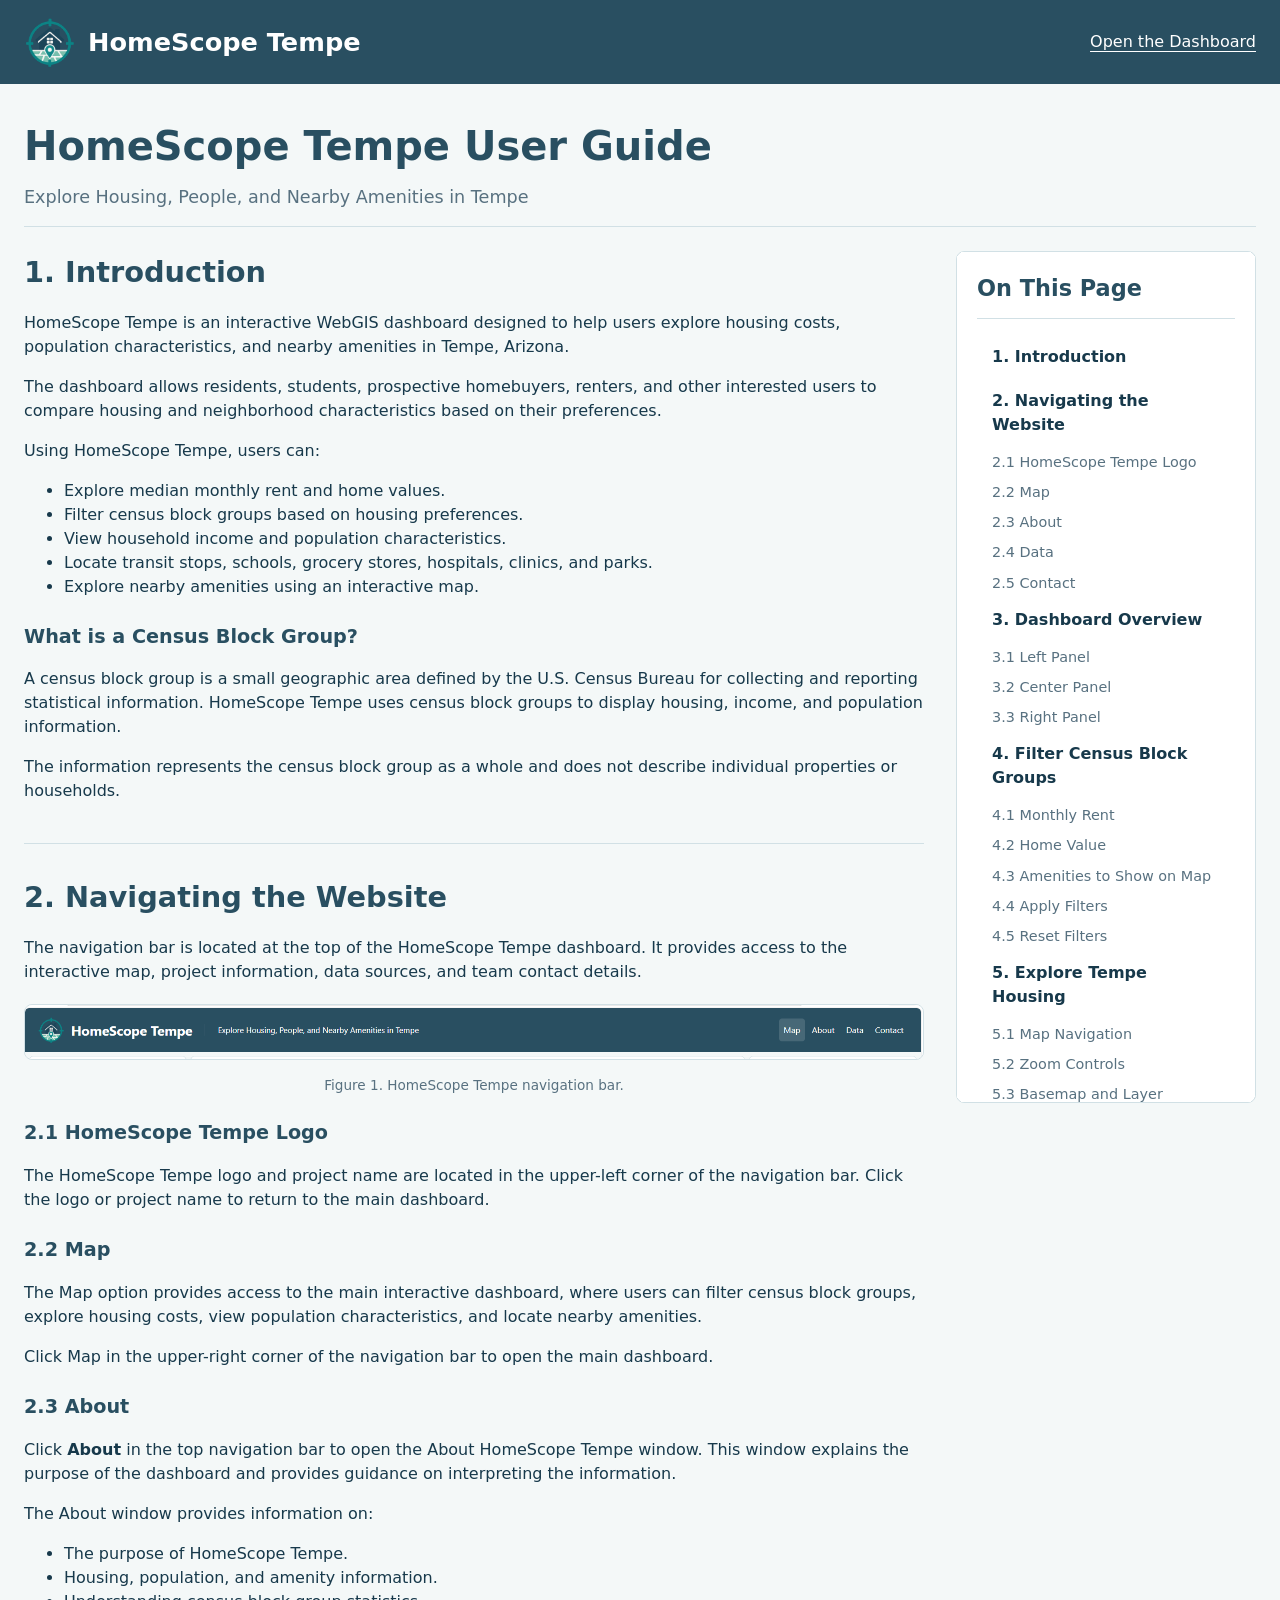
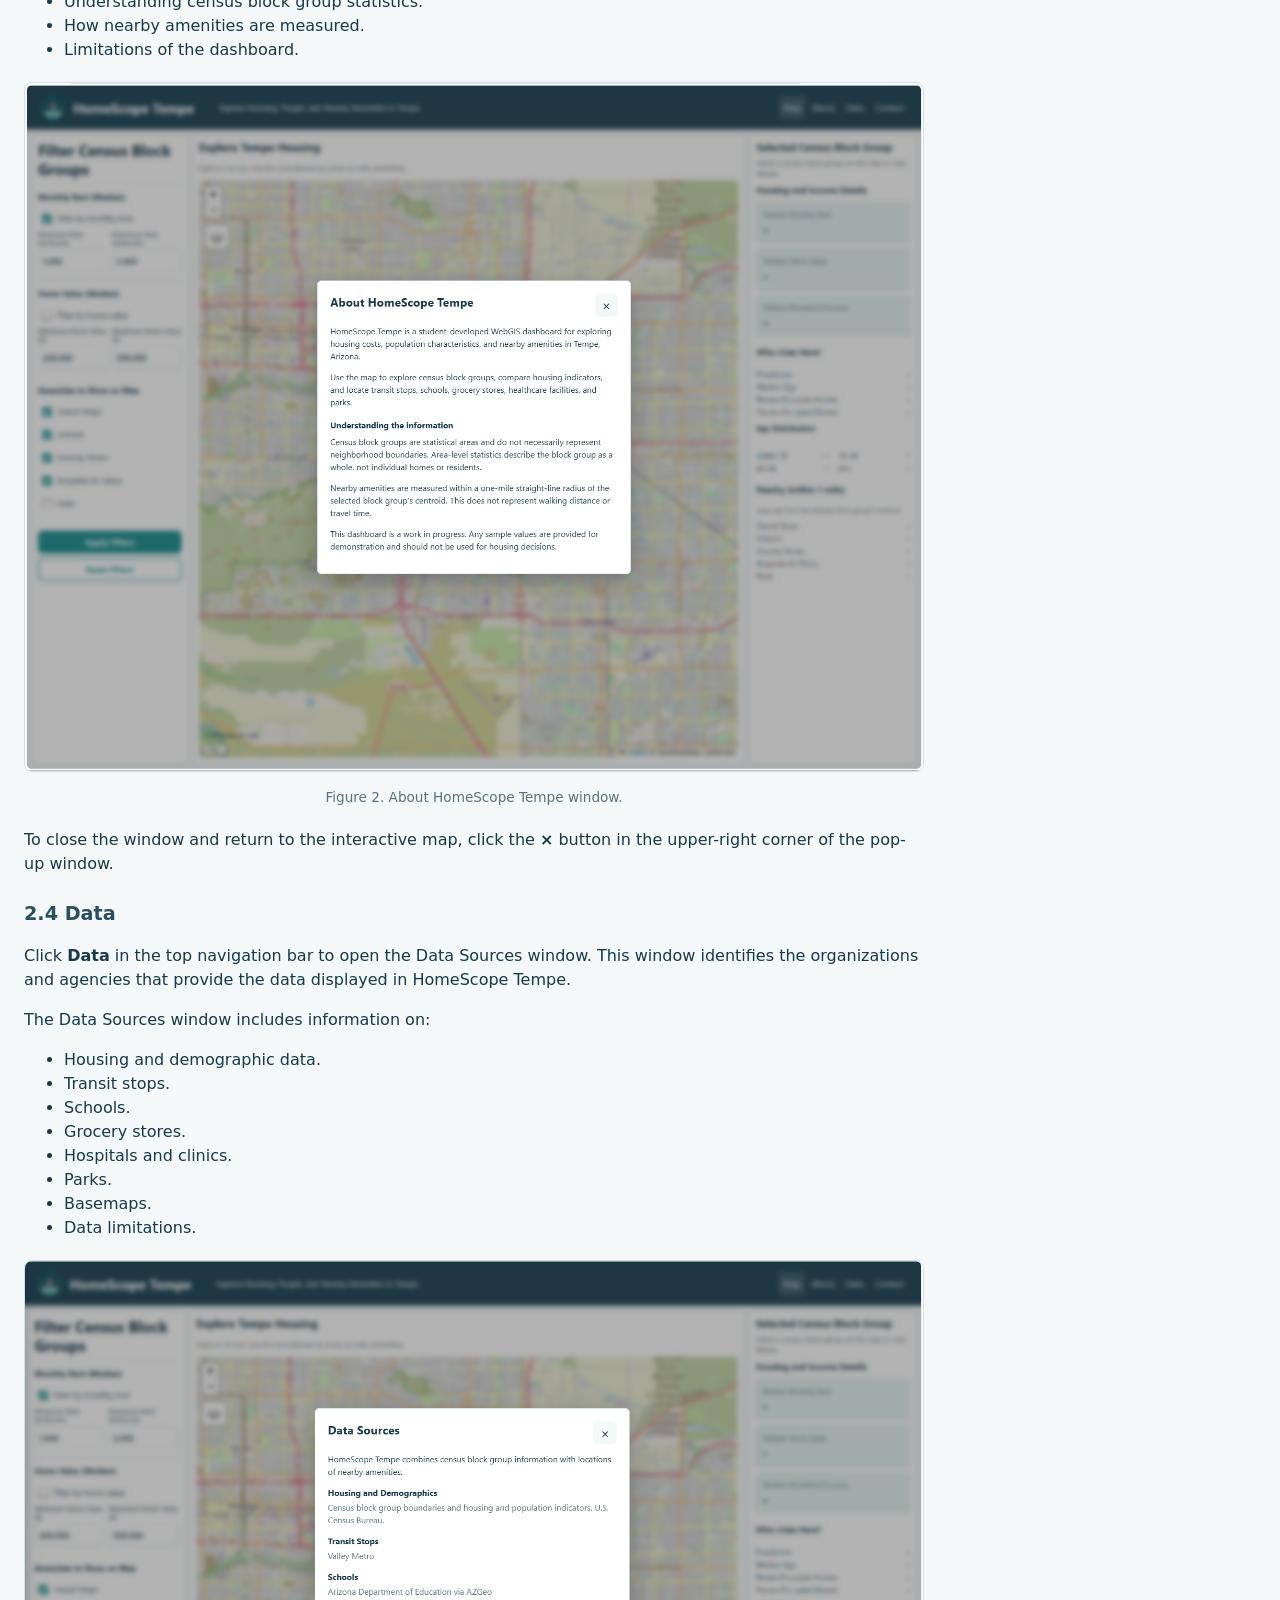
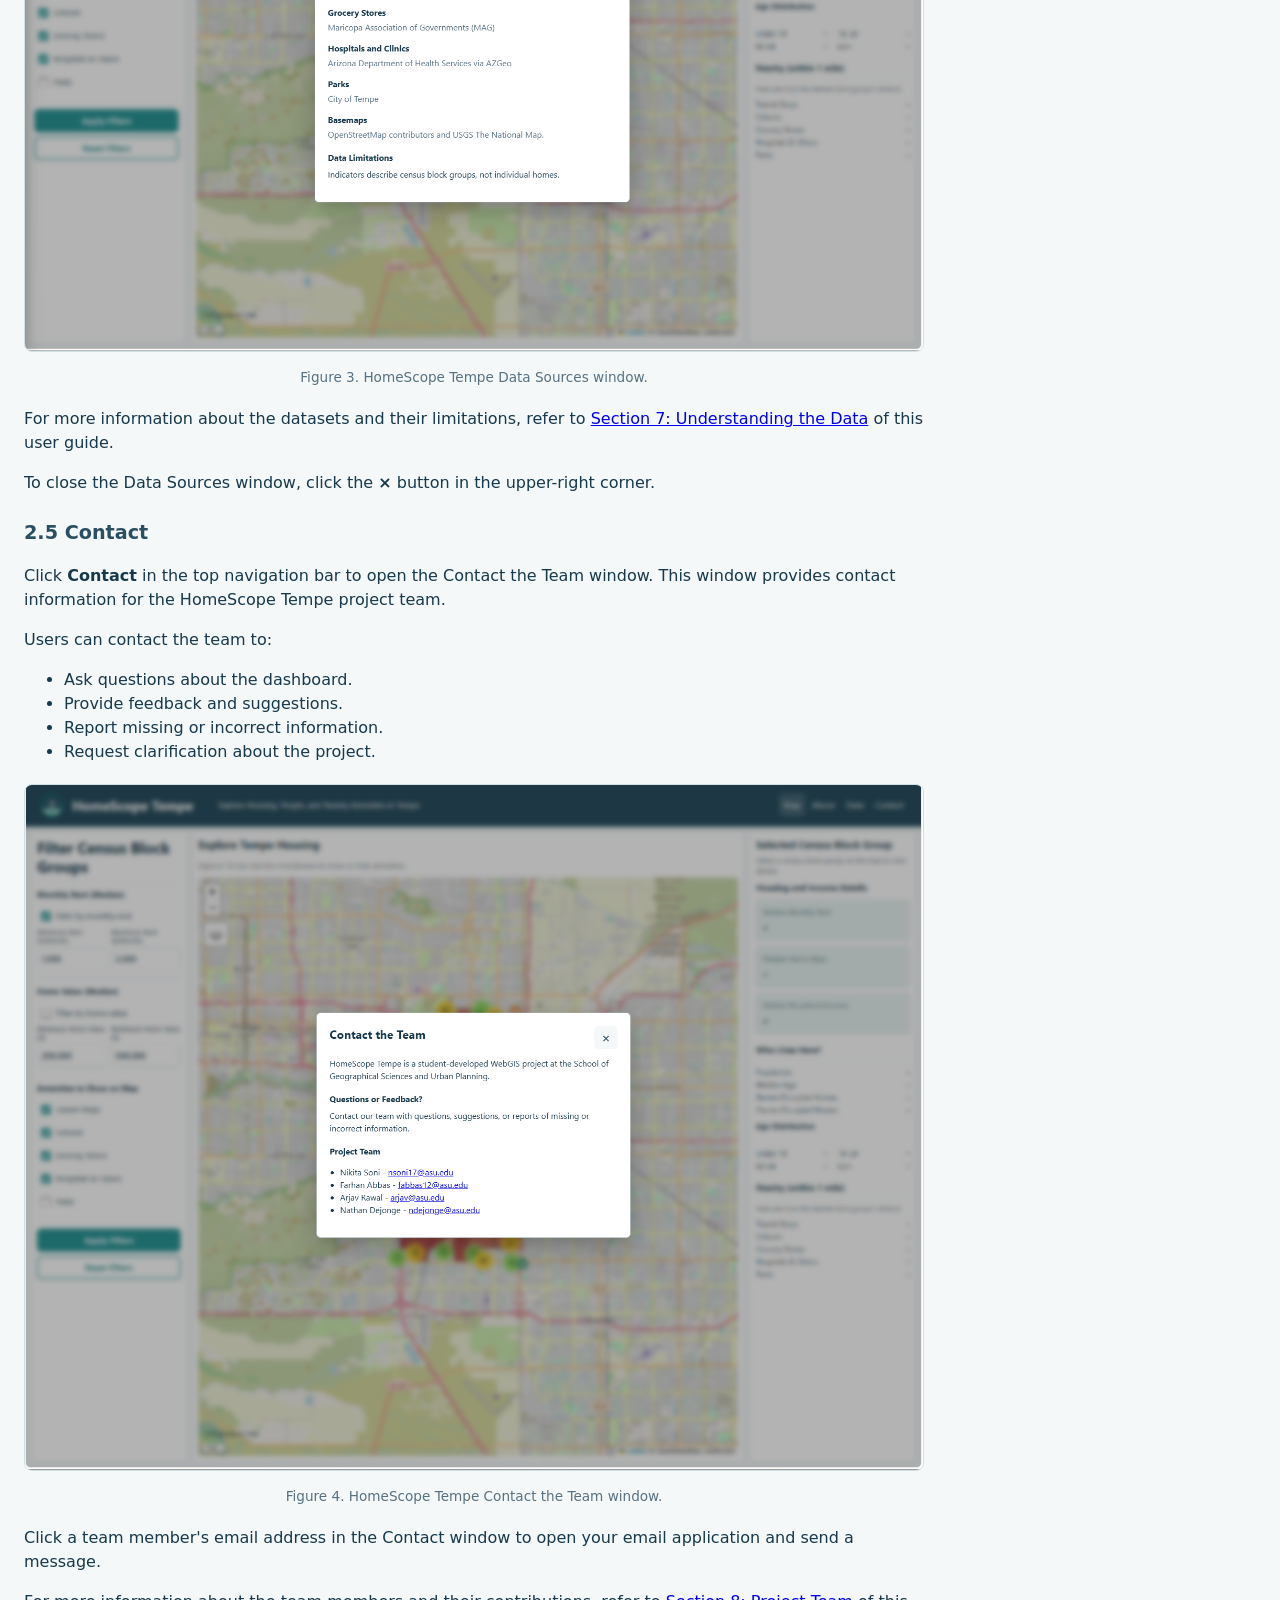
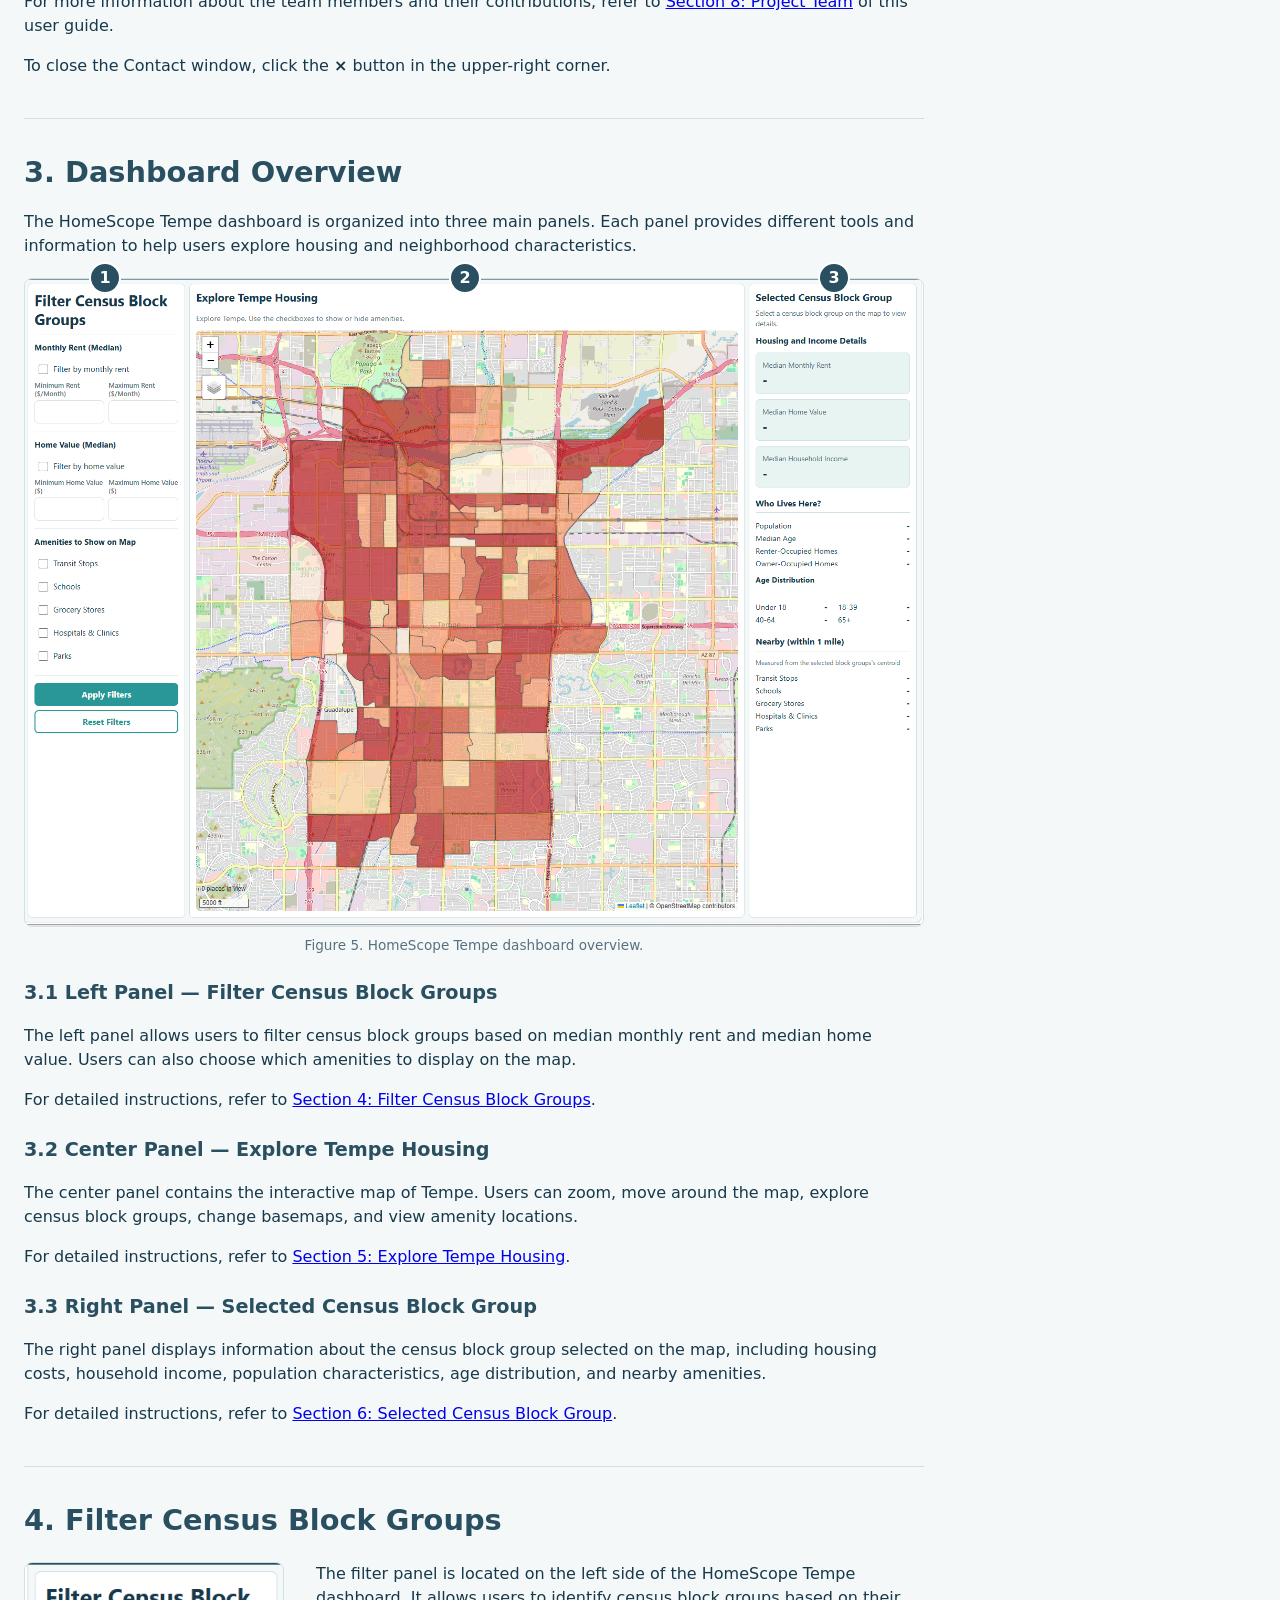
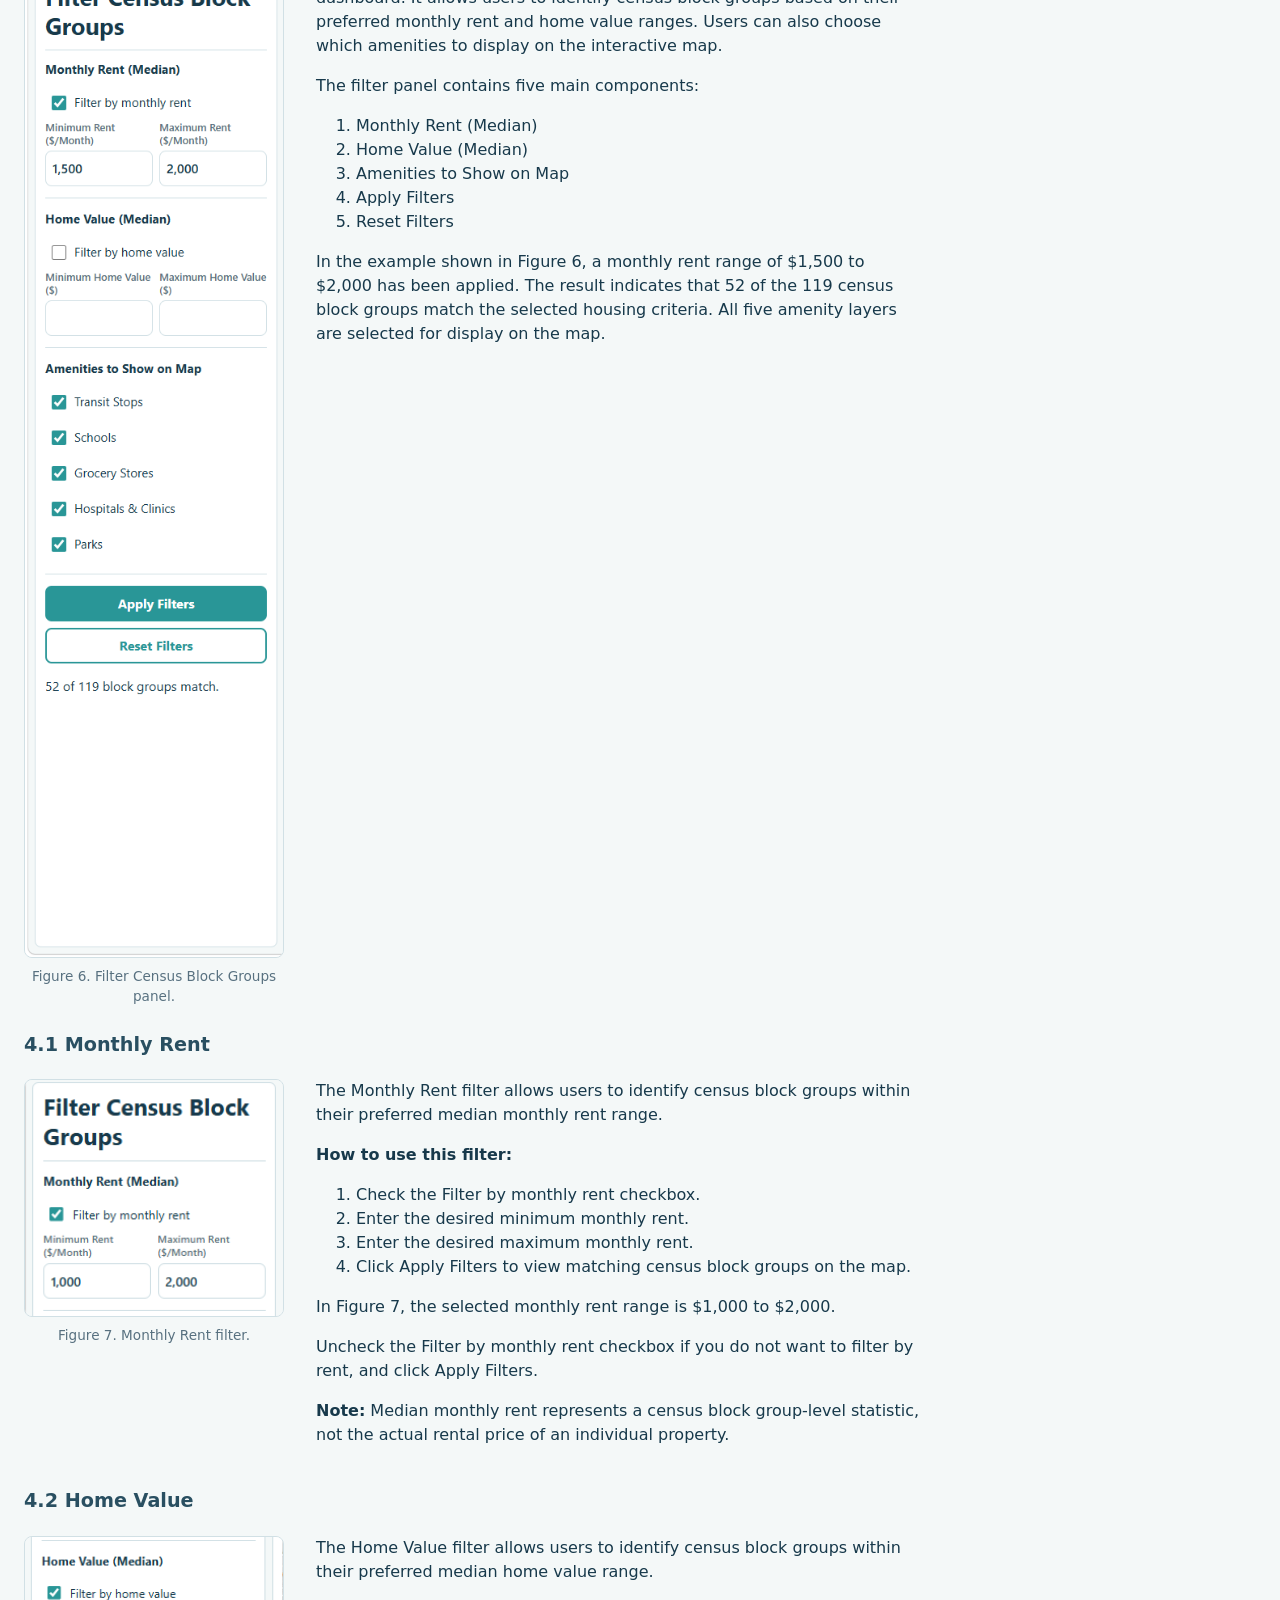
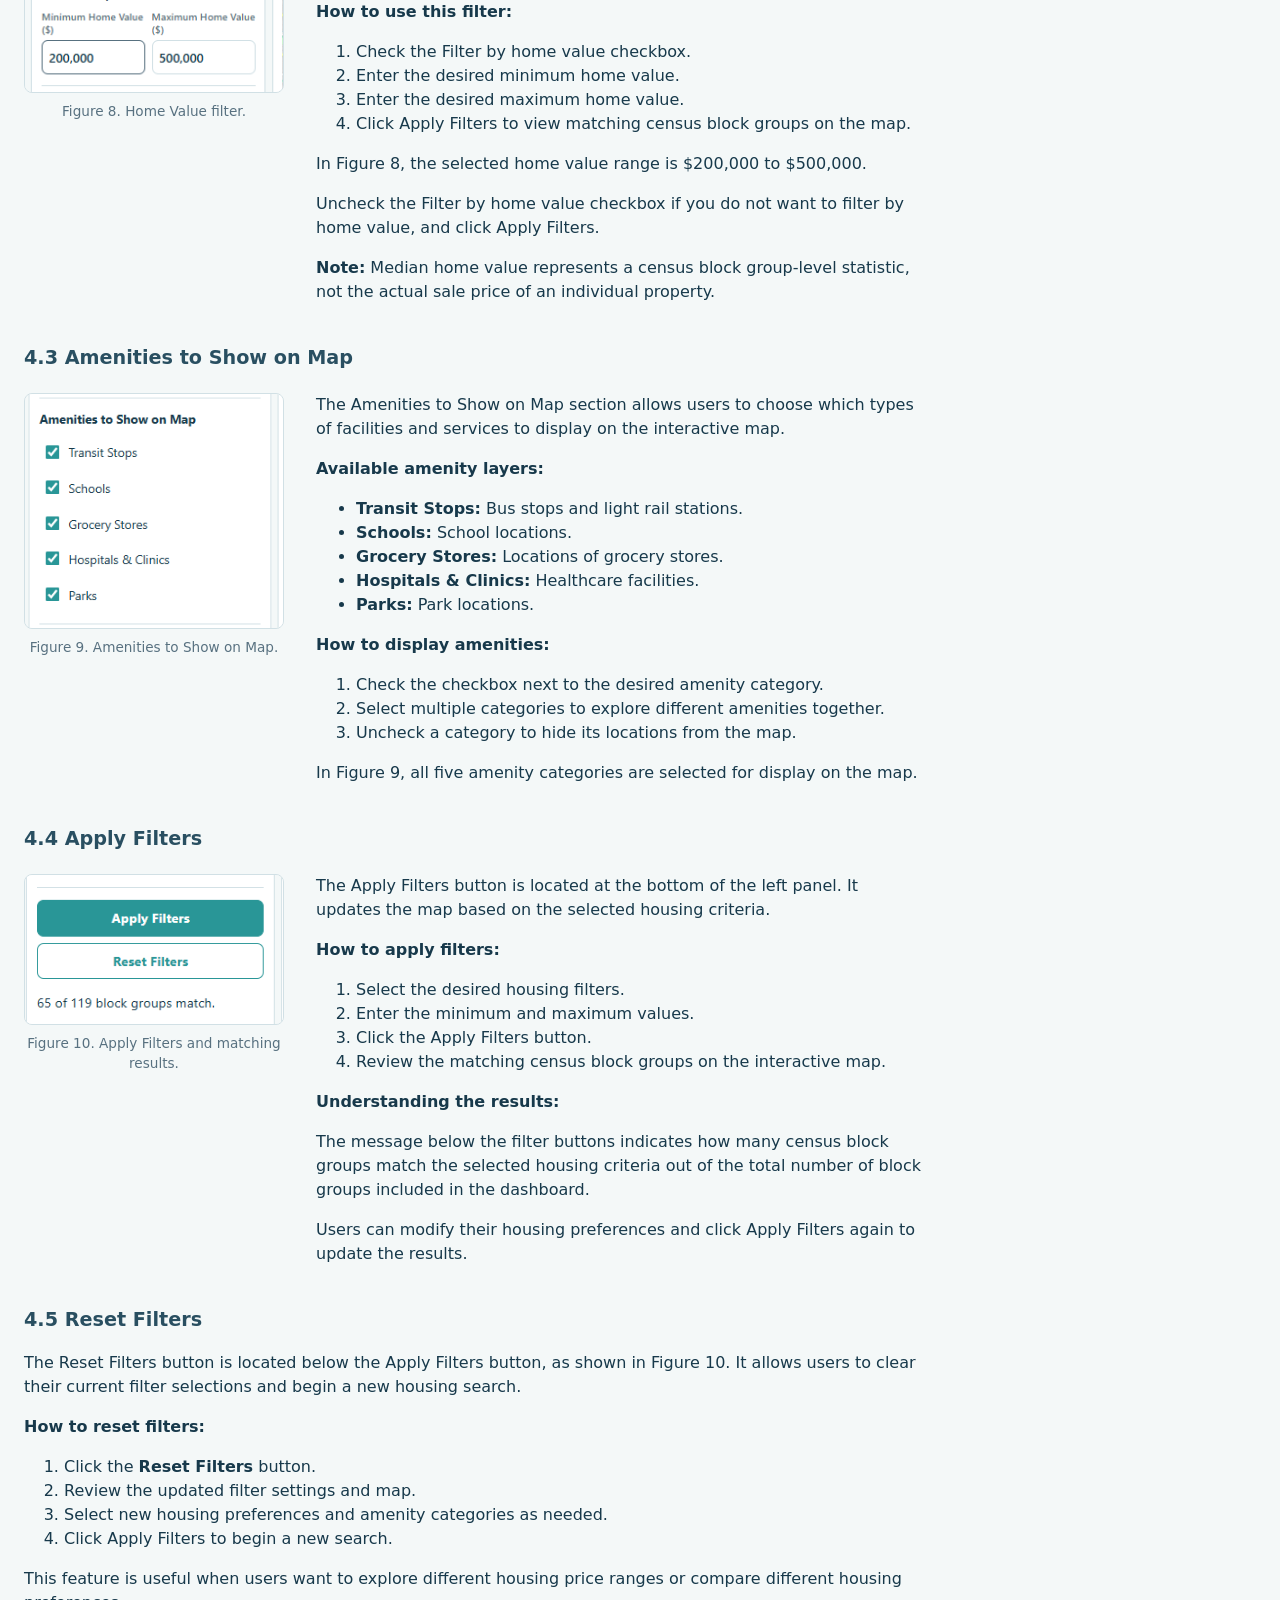
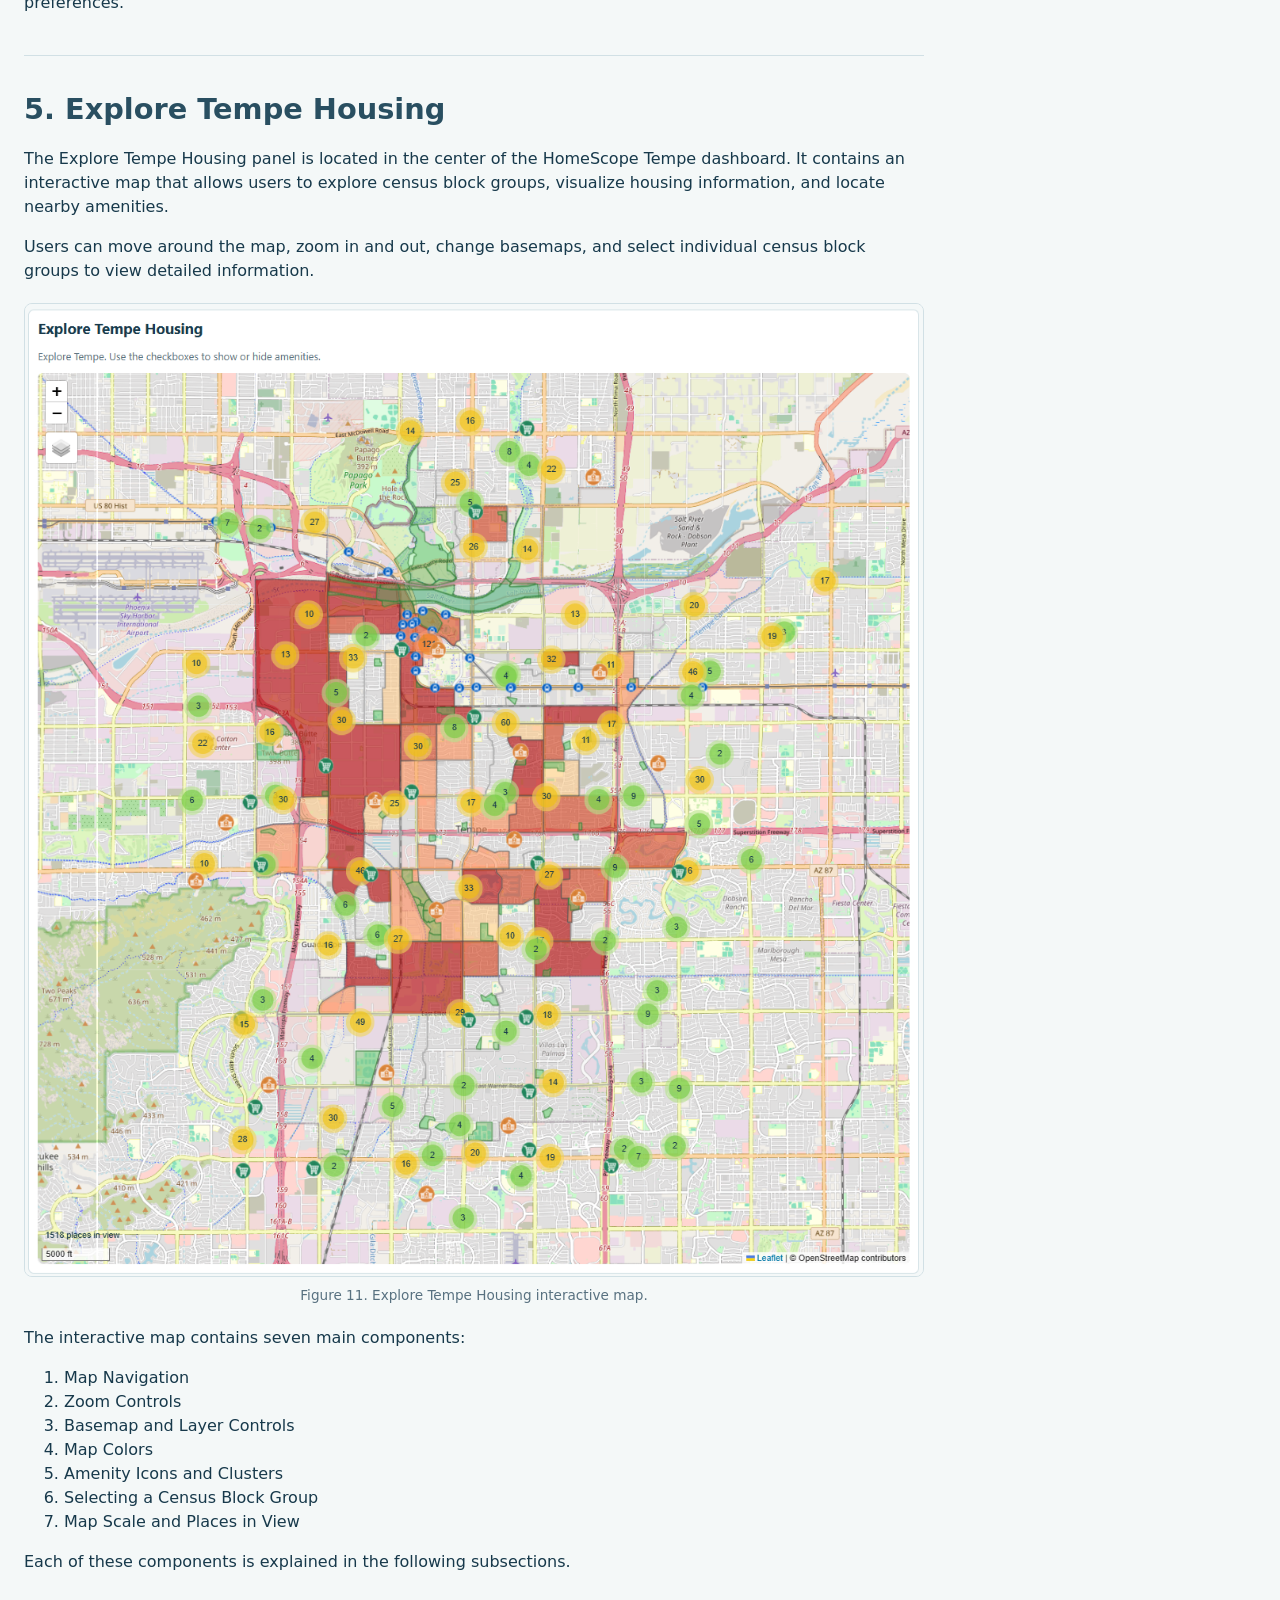
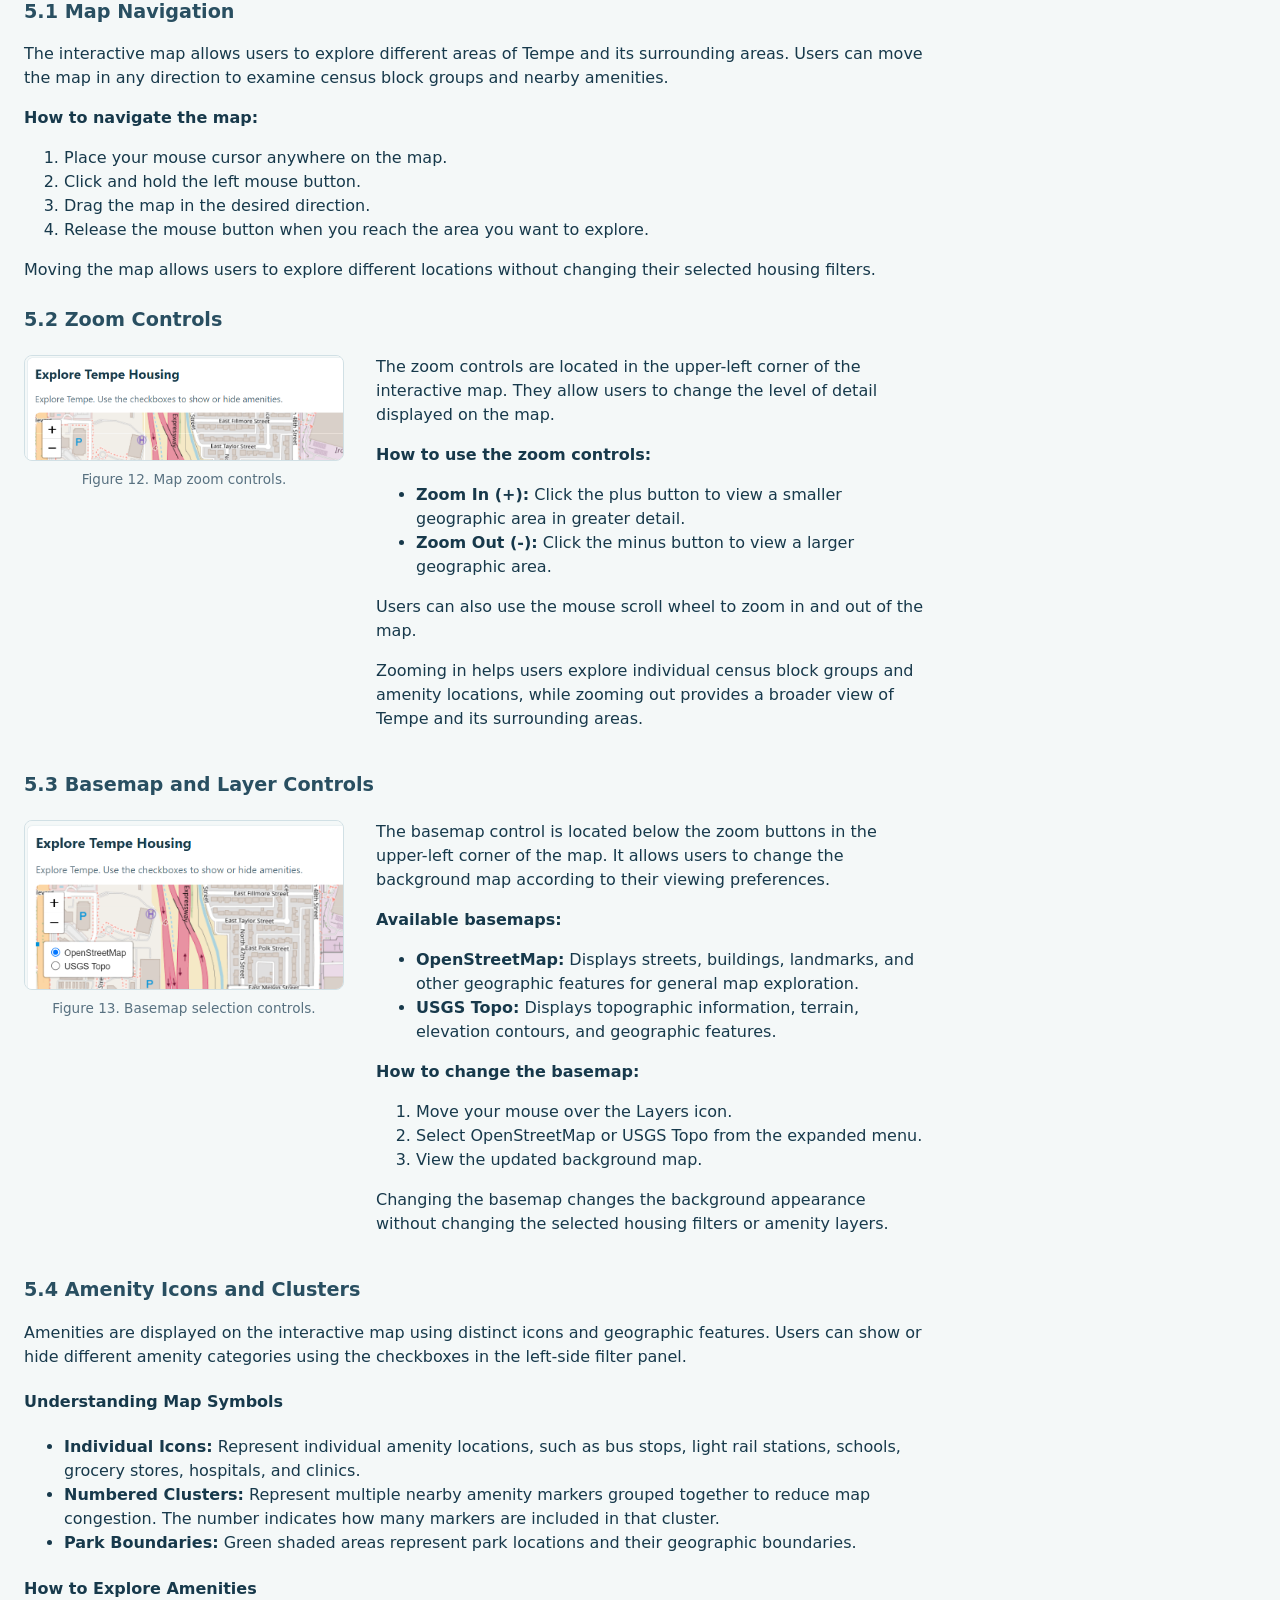
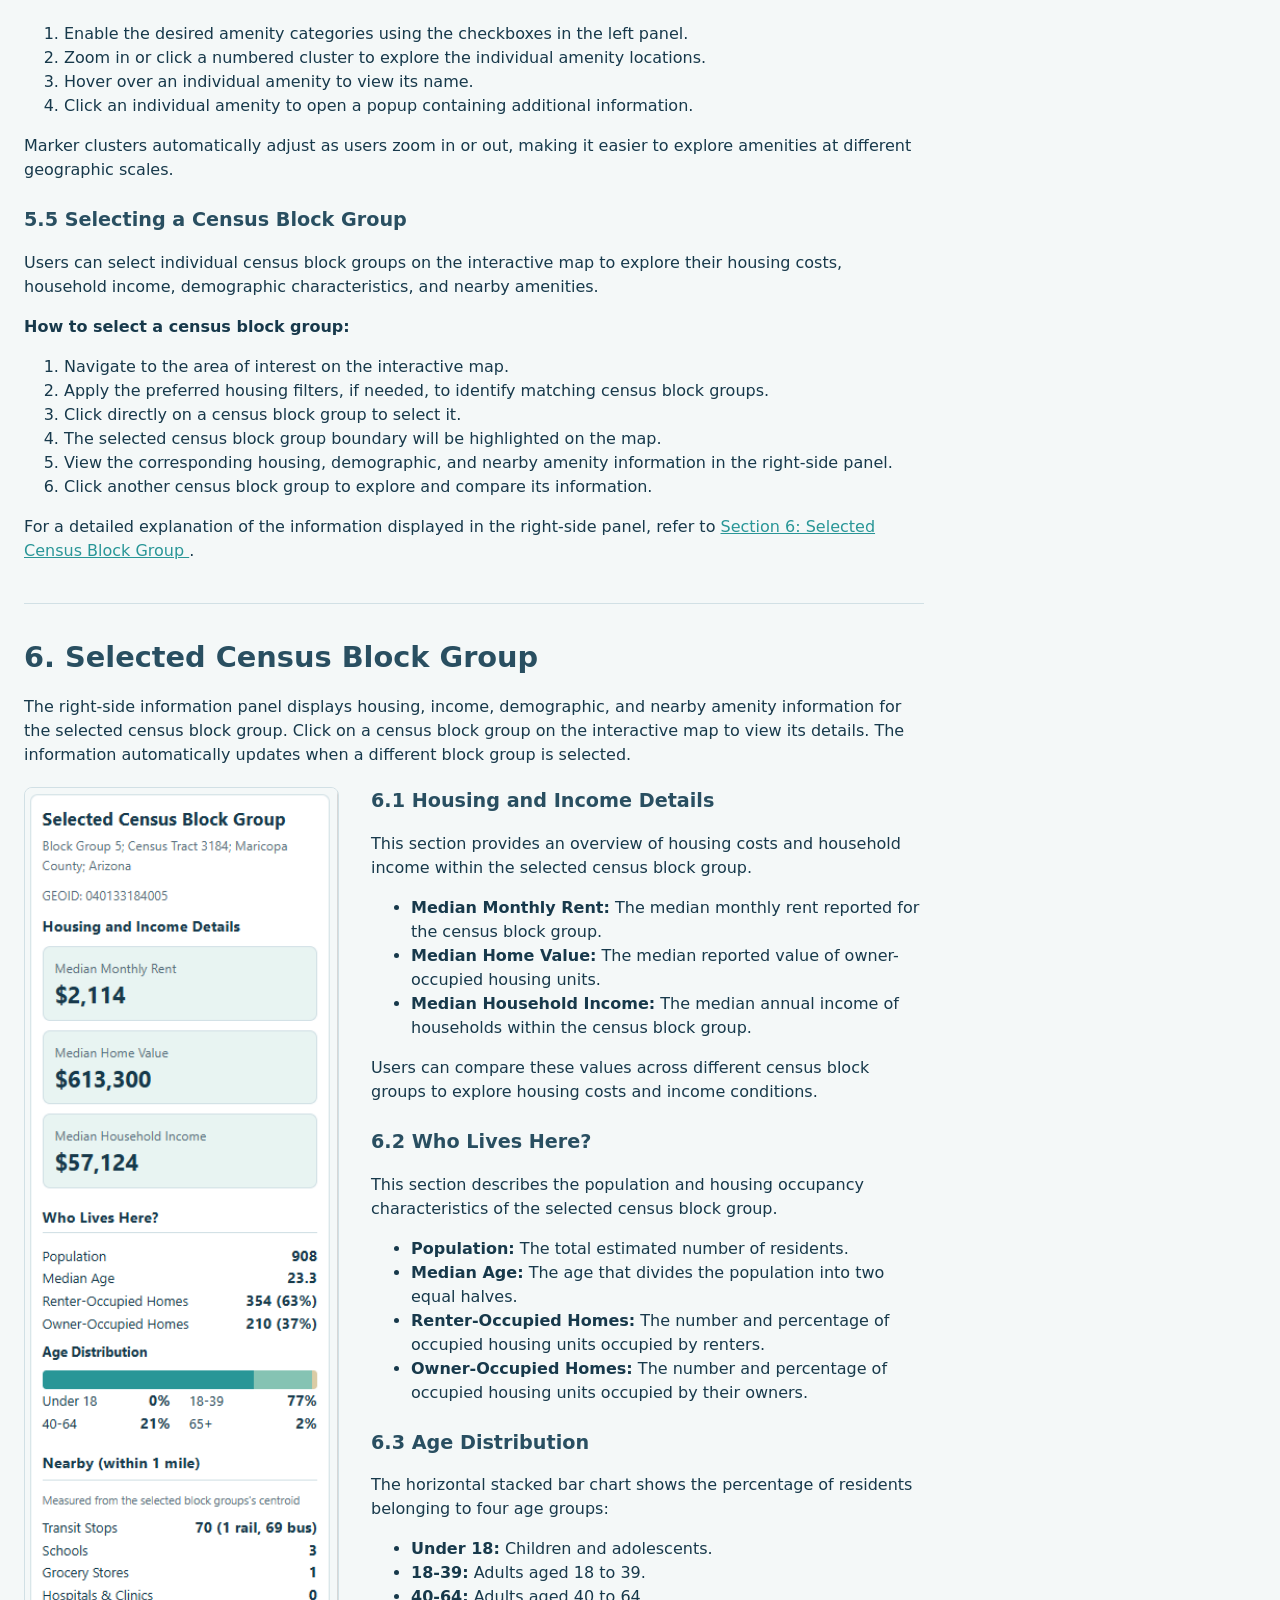
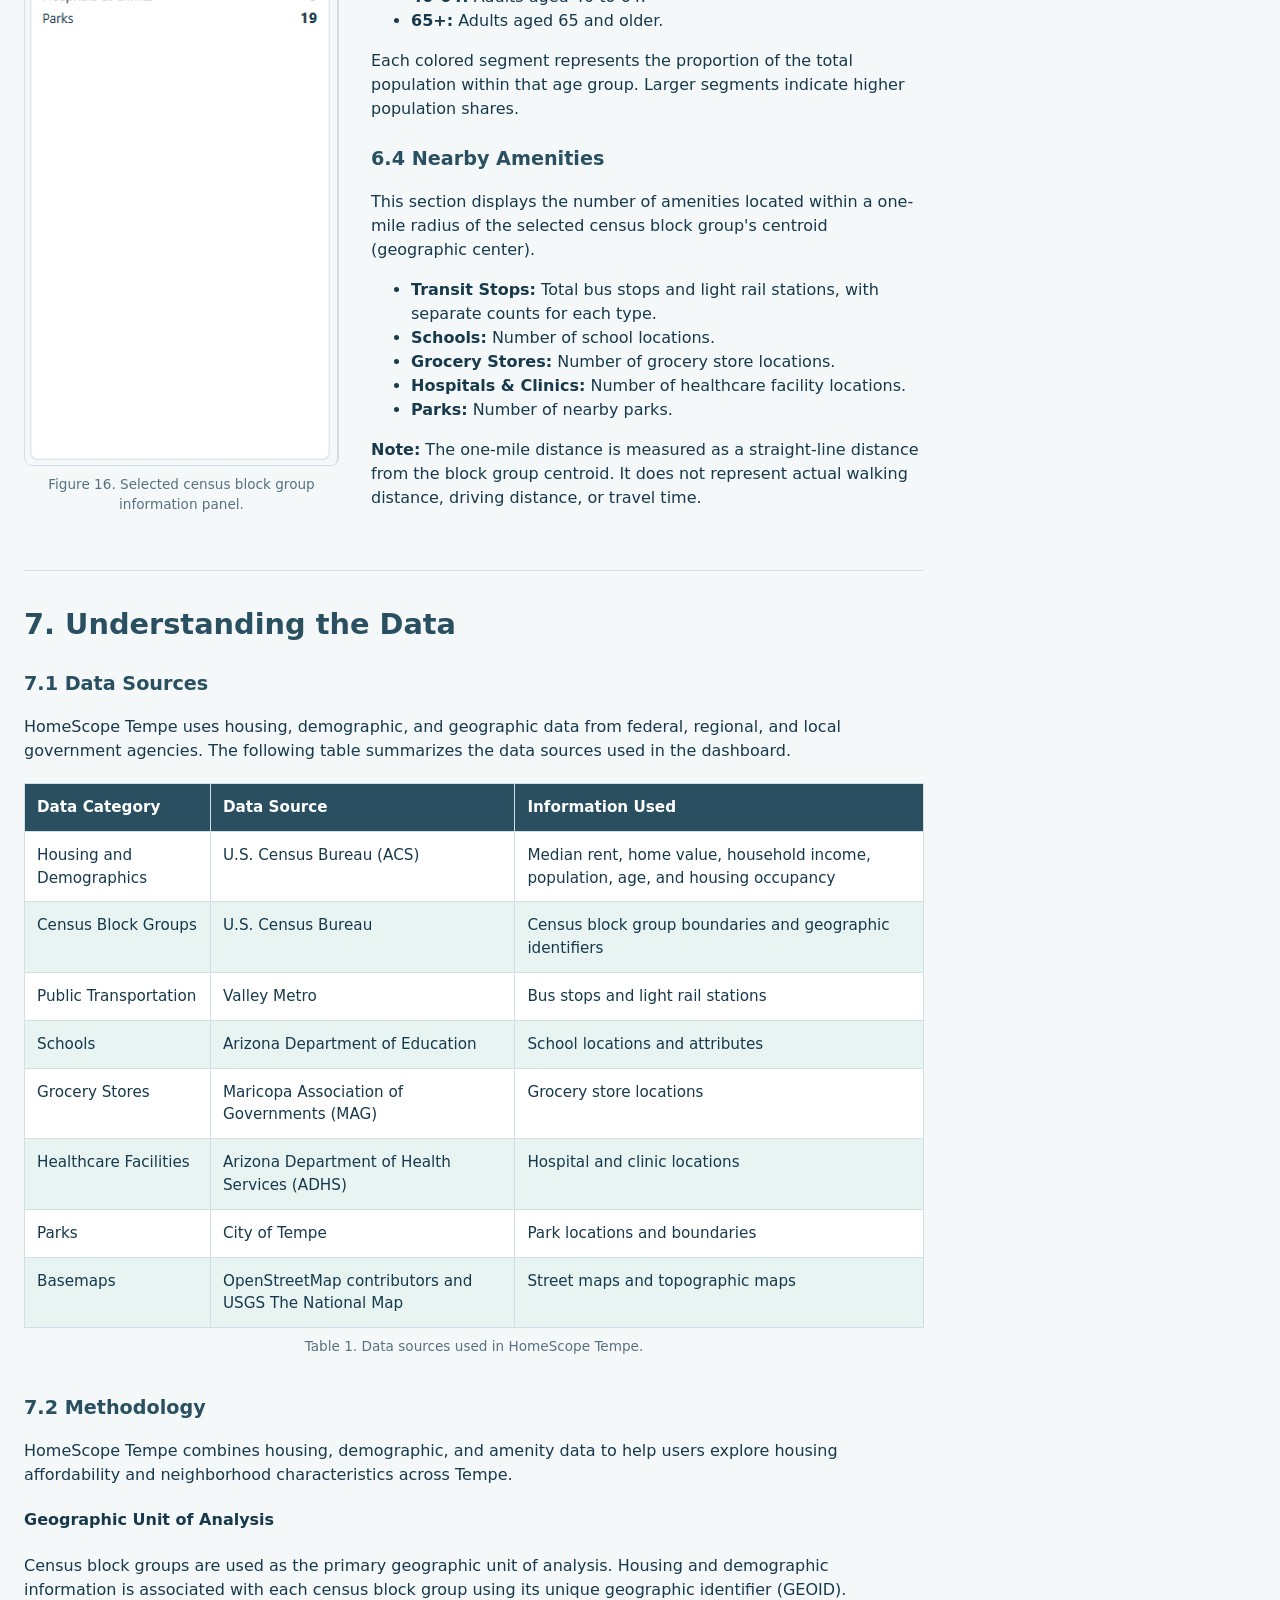
<file: Userguide/Useguide.html>
<!doctype html>
<html lang="en">

<head>

    <meta charset="UTF-8" />
    <meta name="viewport" content="width=device-width, initial-scale=1.0" />

    <title>HomeScope Tempe | User Guide</title>

    <!-- Original dashboard styling -->
    <link rel="stylesheet" href="../style.css" />

    <style>

        /* General user guide styling */

        html {
            scroll-behavior: smooth;
        }

        body {
            height: auto;
            min-height: 100dvh;
        }

        /* Header link */

        .dashboard-link {
            margin-left: auto;
            color: var(--panel);
            text-decoration: underline;
            text-underline-offset: 4px;
        }

        .dashboard-link:hover {
            color: var(--mint);
        }

        /* Main user guide container */

       .guide-container {
    width: 100%;
    max-width: 1500px;
    margin: 0 auto;
    padding: 32px 24px;
    font-family: var(--font-body);
    font-size: 1rem;
    line-height: 1.5;
}

        /* User guide title */

        .page-title {
            margin-bottom: 24px;
            padding-bottom: 16px;
            border-bottom: 1px solid var(--border);
        }

        .page-title h1 {
            margin: 0 0 8px;
            color: var(--navy);
            font-size: 2.5rem;
        }


.page-title p {
    margin: 0;
    color: var(--muted);
    font-size: 1.1rem;
}

/* Two-column user guide layout */

.guide-layout {
    display: grid;
    grid-template-columns: minmax(0, 3fr) minmax(220px, 1fr);
    gap: 32px;
    align-items: start;
}

/* Left-side instructional content */

.guide-content {
    min-width: 0;
}

.guide-content section {
    margin-bottom: 32px;
    padding-bottom: 24px;
    border-bottom: 1px solid var(--border);
    scroll-margin-top: 24px;
}

.guide-content h2 {
    color: var(--navy);
    font-size: 1.8rem;
    margin: 0 0 16px;
}

/* Right-side sticky navigation */

.guide-topics {
    position: sticky;
    top: 24px;
    max-height: calc(100vh - 48px);
    overflow-y: auto;
    background: var(--panel);
    border: 1px solid var(--border);
    border-radius: var(--radius);
    padding: 20px;
}

.guide-topics h2 {
    color: var(--navy);
    font-size: 1.4rem;
    margin: 0 0 16px;
    padding-bottom: 12px;
    border-bottom: 1px solid var(--border);
}

.guide-topics a {
    display: block;
    padding: 10px 12px;
    color: var(--text);
    text-decoration: none;
    border-left: 3px solid transparent;
    font-size: 1rem;
}

.guide-topics .subtopics a {
    font-size: 0.9rem;
    font-weight: 400;
    padding: 5px 12px;
    color: var(--muted);
    line-height: 1.4;
}

/* Subsection headings in the main content */

.guide-content h3 {
    font-size: 1.2rem;
    font-weight: 700;
    color: var(--navy);
    margin: 24px 0 12px;
    scroll-margin-top: 24px;
}

/* Responsive layout */
@media (max-width: 900px) {
    .guide-layout {
        grid-template-columns: 1fr;
    }
    .guide-topics {
        position: static;
        max-height: none;
        grid-row: 1;
    }
}

</style>


</head>

<body>

    <!-- Simplified user guide header -->
    <header class="header">

        <a class="brand" href="../index.html">

            <img src="../images/logo.png" alt="" />

            <span>HomeScope Tempe</span>

        </a>

        <a class="dashboard-link" href="../index.html">
            Open the Dashboard
        </a>

    </header>

    <!-- Main user guide -->

    <main class="guide-container">

        <div class="page-title">

            <h1>HomeScope Tempe User Guide</h1>

            <p>
                Explore Housing, People, and Nearby Amenities in Tempe
            </p>


        </div>

        
<!-- Two-column user guide layout -->

<div class="guide-layout">

    <!-- Left-side instructional content -->

    <article class="guide-content">

        <!-- Section 1 -->

<section id="introduction">

    <h2>1. Introduction</h2>

    <p>
        HomeScope Tempe is an interactive WebGIS dashboard designed
        to help users explore housing costs, population characteristics,
        and nearby amenities in Tempe, Arizona.
    </p>

    <p>
        The dashboard allows residents, students, prospective homebuyers,
        renters, and other interested users to compare housing and
        neighborhood characteristics based on their preferences.
    </p>

    <p>Using HomeScope Tempe, users can:</p>

    <ul>
        <li>Explore median monthly rent and home values.</li>
        <li>Filter census block groups based on housing preferences.</li>
        <li>View household income and population characteristics.</li>
        <li>Locate transit stops, schools, grocery stores,
            hospitals, clinics, and parks.</li>
        <li>Explore nearby amenities using an interactive map.</li>
    </ul>

    <h3>What is a Census Block Group?</h3>

    <p>
        A census block group is a small geographic area defined by
        the U.S. Census Bureau for collecting and reporting statistical
        information. HomeScope Tempe uses census block groups to
        display housing, income, and population information.
    </p>

    <p>
        The information represents the census block group as a whole
        and does not describe individual properties or households.
    </p>

</section>
        <!-- Section 2 -->

        <section id="website-navigation">

            <h2>2. Navigating the Website</h2>

    <p>
        The navigation bar is located at the top of the HomeScope
        Tempe dashboard. It provides access to the interactive map,
        project information, data sources, and team contact details.
    </p>

    <figure style="margin: 20px 0;">

        <img src="userguide images/02-website-navigation.png"
             alt="HomeScope Tempe navigation bar"
             style="width: 100%; height: auto;
                    border: 1px solid var(--border);
                    border-radius: var(--radius);">

        <figcaption style="font-size: 0.85rem;
                           color: var(--muted);
                           text-align: center;
                           margin-top: 8px;">
            Figure 1. HomeScope Tempe navigation bar.
        </figcaption>

    </figure>

            <h3 id="logo">2.1 HomeScope Tempe Logo</h3>
            <p>
    The HomeScope Tempe logo and project name are located
    in the upper-left corner of the navigation bar.
    Click the logo or project name to return to the
    main dashboard.
</p>

<h3 id="map-menu">2.2 Map</h3>

<p>
    The Map option provides access to the main interactive
    dashboard, where users can filter census block groups,
    explore housing costs, view population characteristics,
    and locate nearby amenities.
</p>

<p>
    Click Map in the upper-right corner of the navigation
    bar to open the main dashboard.
</p>

            

            <h3 id="about-menu">2.3 About</h3>
            <p>
    Click <strong>About</strong> in the top navigation bar
    to open the About HomeScope Tempe window.
    This window explains the purpose of the dashboard
    and provides guidance on interpreting the information.
</p>

<p>The About window provides information on:</p>

<ul>
    <li>The purpose of HomeScope Tempe.</li>
    <li>Housing, population, and amenity information.</li>
    <li>Understanding census block group statistics.</li>
    <li>How nearby amenities are measured.</li>
    <li>Limitations of the dashboard.</li>
</ul>

<figure style="margin: 20px 0;">

    <img src="userguide images/03-about-window.png"
         alt="About HomeScope Tempe pop-up window"
         style="width: 100%; height: auto;
                border: 1px solid var(--border);
                border-radius: var(--radius);">

    <figcaption style="font-size: 0.85rem;
                       color: var(--muted);
                       text-align: center;
                       margin-top: 8px;">
        Figure 2. About HomeScope Tempe window.
    </figcaption>

</figure>

<p>
    To close the window and return to the interactive map,
    click the <strong>&times;</strong> button in the
    upper-right corner of the pop-up window.
</p>

            <h3 id="data-menu">2.4 Data</h3>
            <p>
    Click <strong>Data</strong> in the top navigation bar
    to open the Data Sources window. This window identifies
    the organizations and agencies that provide the data
    displayed in HomeScope Tempe.
</p>

<p>The Data Sources window includes information on:</p>

<ul>
    <li>Housing and demographic data.</li>
    <li>Transit stops.</li>
    <li>Schools.</li>
    <li>Grocery stores.</li>
    <li>Hospitals and clinics.</li>
    <li>Parks.</li>
    <li>Basemaps.</li>
    <li>Data limitations.</li>
</ul>

<figure style="margin: 20px 0;">

    <img src="userguide images/04-data-window.png"
         alt="HomeScope Tempe Data Sources window"
         style="width: 100%; height: auto;
                border: 1px solid var(--border);
                border-radius: var(--radius);">

    <figcaption style="font-size: 0.85rem;
                       color: var(--muted);
                       text-align: center;
                       margin-top: 8px;">
        Figure 3. HomeScope Tempe Data Sources window.
    </figcaption>

</figure>

<p>
    For more information about the datasets and their
    limitations, refer to
    <a href="#understanding-data">Section 7: Understanding the Data</a>
    of this user guide.
</p>

<p>
    To close the Data Sources window, click the
    <strong>&times;</strong> button in the upper-right corner.
</p>

            <h3 id="contact-menu">2.5 Contact</h3>
            <p>
    Click <strong>Contact</strong> in the top navigation bar
    to open the Contact the Team window. This window provides
    contact information for the HomeScope Tempe project team.
</p>

<p>Users can contact the team to:</p>

<ul>
    <li>Ask questions about the dashboard.</li>
    <li>Provide feedback and suggestions.</li>
    <li>Report missing or incorrect information.</li>
    <li>Request clarification about the project.</li>
</ul>

<figure style="margin: 20px 0;">

    <img src="userguide images/05-contact-window.png"
         alt="HomeScope Tempe Contact the Team window"
         style="width: 100%; height: auto;
                border: 1px solid var(--border);
                border-radius: var(--radius);">

    <figcaption style="font-size: 0.85rem;
                       color: var(--muted);
                       text-align: center;
                       margin-top: 8px;">
        Figure 4. HomeScope Tempe Contact the Team window.
    </figcaption>

</figure>

<p>
    Click a team member's email address in the Contact window
    to open your email application and send a message.
</p>

<p>
    For more information about the team members and their
    contributions, refer to
    <a href="#project-team">Section 8: Project Team</a>
    of this user guide.
</p>

<p>
    To close the Contact window, click the
    <strong>&times;</strong> button in the upper-right corner.
</p>

        </section>

        <!-- Section 3 -->

        <section id="dashboard-overview">

            <h2>3. Dashboard Overview</h2>

            <p>
        The HomeScope Tempe dashboard is organized into
        three main panels. Each panel provides different
        tools and information to help users explore
        housing and neighborhood characteristics.
    </p>

    <!-- Dashboard overview screenshot -->

    <figure style="margin: 20px 0;">

        <div style="position: relative;">

            <img src="userguide images/01-dashboard-overview.png"
                 alt="HomeScope Tempe dashboard showing the filter,
                      interactive map, and information panels"
                 style="width: 100%; height: auto; display: block;
                        border: 1px solid var(--border);
                        border-radius: var(--radius);">

            <!-- Number 1: Left panel -->

            <span style="position: absolute;
                         top: -16px; left: 9%;
                         transform: translateX(-50%);
                         background: var(--navy);
                         color: white;
                         border: 2px solid white;
                         border-radius: 50%;
                         width: 32px; height: 32px;
                         display: grid; place-items: center;
                         font-weight: 700;">
                1
            </span>

            <!-- Number 2: Center panel -->

            <span style="position: absolute;
                         top: -16px; left: 49%;
                         transform: translateX(-50%);
                         background: var(--navy);
                         color: white;
                         border: 2px solid white;
                         border-radius: 50%;
                         width: 32px; height: 32px;
                         display: grid; place-items: center;
                         font-weight: 700;">
                2
            </span>

            <!-- Number 3: Right panel -->

            <span style="position: absolute;
                         top: -16px; left: 90%;
                         transform: translateX(-50%);
                         background: var(--navy);
                         color: white;
                         border: 2px solid white;
                         border-radius: 50%;
                         width: 32px; height: 32px;
                         display: grid; place-items: center;
                         font-weight: 700;">
                3
            </span>

        </div>

        <figcaption style="font-size: 0.85rem;
                           color: var(--muted);
                           text-align: center;
                           margin-top: 8px;">
            Figure 5. HomeScope Tempe dashboard overview.
        </figcaption>

    </figure>

    <h3 id="left-panel">3.1 Left Panel — Filter Census Block Groups</h3>

    <p>
        The left panel allows users to filter census block
        groups based on median monthly rent and median home
        value. Users can also choose which amenities to
        display on the map.
    </p>

    <p>
        For detailed instructions, refer to
        <a href="#housing-filters">Section 4: Filter Census Block Groups</a>.
    </p>

    <h3 id="center-panel">3.2 Center Panel — Explore Tempe Housing</h3>

    <p>
        The center panel contains the interactive map of Tempe.
        Users can zoom, move around the map, explore census block
        groups, change basemaps, and view amenity locations.
    </p>

    <p>
        For detailed instructions, refer to
        <a href="#interactive-map">Section 5: Explore Tempe Housing</a>.
    </p>

    <h3 id="right-panel">3.3 Right Panel — Selected Census Block Group</h3>

    <p>
        The right panel displays information about the census
        block group selected on the map, including housing
        costs, household income, population characteristics,
        age distribution, and nearby amenities.
    </p>

    <p>
        For detailed instructions, refer to
        <a href="#selected-block-group">Section 6: Selected Census Block Group</a>.
    </p>

</section>

        <!-- Section 4 -->

        <section id="housing-filters">

            <h2>4. Filter Census Block Groups</h2>
           <!-- Side-by-side screenshot and information -->

<div style="display: flex;
            flex-wrap: wrap;
            align-items: flex-start;
            gap: 32px;
            margin: 20px 0;">

    <!-- Left side: Screenshot -->

    <figure style="flex: 0 1 260px; margin: 0;">

        <img src="userguide images/06-filter-panel.png"
             alt="HomeScope Tempe filter panel"
             style="width: 100%; height: auto;
                    display: block;
                    border: 1px solid var(--border);
                    border-radius: var(--radius);">

        <figcaption style="font-size: 0.85rem;
                           color: var(--muted);
                           text-align: center;
                           margin-top: 8px;">
            Figure 6. Filter Census Block Groups panel.
        </figcaption>

    </figure>

    <!-- Right side: All informational text -->

    <div style="flex: 1 1 240px;">

        <p style="margin-top: 0;">
            The filter panel is located on the left side of the
            HomeScope Tempe dashboard. It allows users to identify
            census block groups based on their preferred monthly
            rent and home value ranges. Users can also choose
            which amenities to display on the interactive map.
        </p>

        <p>The filter panel contains five main components:</p>

        <ol>
            <li>Monthly Rent (Median)</li>
            <li>Home Value (Median)</li>
            <li>Amenities to Show on Map</li>
            <li>Apply Filters</li>
            <li>Reset Filters</li>
        </ol>

        <p>
            In the example shown in Figure 6, a monthly rent
            range of $1,500 to $2,000 has been applied.
            The result indicates that 52 of the 119 census
            block groups match the selected housing criteria.
            All five amenity layers are selected for display
            on the map.
        </p>

    </div>

</div>
            <h3 id="monthly-rent">4.1 Monthly Rent</h3>
            <!-- Monthly rent screenshot and instructions -->

<div style="display: flex;
            flex-wrap: wrap;
            align-items: flex-start;
            gap: 32px;
            margin: 20px 0;">

    <!-- Left side: Screenshot -->

    <figure style="flex: 0 1 260px; margin: 0;">

        <img src="userguide images/07-monthly-rent.png"
             alt="Monthly rent filter showing a range
                  of $1,000 to $2,000"
             style="width: 100%; height: auto;
                    display: block;
                    border: 1px solid var(--border);
                    border-radius: var(--radius);">

        <figcaption style="font-size: 0.85rem;
                           color: var(--muted);
                           text-align: center;
                           margin-top: 8px;">
            Figure 7. Monthly Rent filter.
        </figcaption>

    </figure>

    <!-- Right side: Instructions -->

    <div style="flex: 1 1 240px;">

        <p style="margin-top: 0;">
            The Monthly Rent filter allows users to identify
            census block groups within their preferred
            median monthly rent range.
        </p>

        <p><strong>How to use this filter:</strong></p>

        <ol>
            <li>Check the Filter by monthly rent checkbox.</li>
            <li>Enter the desired minimum monthly rent.</li>
            <li>Enter the desired maximum monthly rent.</li>
            <li>Click Apply Filters to view matching
                census block groups on the map.</li>
        </ol>

        <p>
            In Figure 7, the selected monthly rent range
            is $1,000 to $2,000.
        </p>

        <p>
            Uncheck the Filter by monthly rent checkbox
            if you do not want to filter by rent, and
            click Apply Filters.
        </p>

        <p>
            <strong>Note:</strong> Median monthly rent represents
            a census block group-level statistic, not the
            actual rental price of an individual property.
        </p>

    </div>

</div>

            <h3 id="home-value">4.2 Home Value</h3>
            <!-- Home value screenshot and instructions -->

<div style="display: flex;
            flex-wrap: wrap;
            align-items: flex-start;
            gap: 32px;
            margin: 20px 0;">

    <!-- Left side: Screenshot -->

    <figure style="flex: 0 1 260px; margin: 0;">

        <img src="userguide images/08-home-value.png"
             alt="Home value filter showing a range
                  of $200,000 to $500,000"
             style="width: 100%; height: auto;
                    display: block;
                    border: 1px solid var(--border);
                    border-radius: var(--radius);">

        <figcaption style="font-size: 0.85rem;
                           color: var(--muted);
                           text-align: center;
                           margin-top: 8px;">
            Figure 8. Home Value filter.
        </figcaption>

    </figure>

    <!-- Right side: Instructions -->

    <div style="flex: 1 1 240px;">

        <p style="margin-top: 0;">
            The Home Value filter allows users to identify
            census block groups within their preferred
            median home value range.
        </p>

        <p><strong>How to use this filter:</strong></p>

        <ol>
            <li>Check the Filter by home value checkbox.</li>
            <li>Enter the desired minimum home value.</li>
            <li>Enter the desired maximum home value.</li>
            <li>Click Apply Filters to view matching
                census block groups on the map.</li>
        </ol>

        <p>
            In Figure 8, the selected home value range
            is $200,000 to $500,000.
        </p>

        <p>
            Uncheck the Filter by home value checkbox
            if you do not want to filter by home value,
            and click Apply Filters.
        </p>

        <p>
            <strong>Note:</strong> Median home value represents
            a census block group-level statistic, not the
            actual sale price of an individual property.
        </p>

    </div>

</div>

            <h3 id="amenity-filters">4.3 Amenities to Show on Map</h3>
            <!-- Amenity screenshot and instructions -->

<div style="display: flex;
            flex-wrap: wrap;
            align-items: flex-start;
            gap: 32px;
            margin: 20px 0;">

    <!-- Left side: Screenshot -->

    <figure style="flex: 0 1 260px; margin: 0;">

        <img src="userguide images/09-amenity-filters.png"
             alt="Amenity selection checkboxes"
             style="width: 100%; height: auto;
                    display: block;
                    border: 1px solid var(--border);
                    border-radius: var(--radius);">

        <figcaption style="font-size: 0.85rem;
                           color: var(--muted);
                           text-align: center;
                           margin-top: 8px;">
            Figure 9. Amenities to Show on Map.
        </figcaption>

    </figure>

    <!-- Right side: Instructions -->

    <div style="flex: 1 1 240px;">

        <p style="margin-top: 0;">
            The Amenities to Show on Map section allows
            users to choose which types of facilities
            and services to display on the interactive map.
        </p>

        <p><strong>Available amenity layers:</strong></p>

        <ul>
            <li><strong>Transit Stops:</strong> Bus stops
                and light rail stations.</li>

            <li><strong>Schools:</strong> School locations.</li>

            <li><strong>Grocery Stores:</strong> Locations
                of grocery stores.</li>

            <li><strong>Hospitals &amp; Clinics:</strong>
                Healthcare facilities.</li>

            <li><strong>Parks:</strong> Park locations.</li>
        </ul>

        <p><strong>How to display amenities:</strong></p>

        <ol>
            <li>Check the checkbox next to the desired
                amenity category.</li>

            <li>Select multiple categories to explore
                different amenities together.</li>

            <li>Uncheck a category to hide its locations
                from the map.</li>
        </ol>

        <p>
            In Figure 9, all five amenity categories
            are selected for display on the map.
        </p>

    </div>

</div>

            <h3 id="apply-filters">4.4 Apply Filters</h3>
            <!-- Apply Filters screenshot and instructions -->

<div style="display: flex;
            flex-wrap: wrap;
            align-items: flex-start;
            gap: 32px;
            margin: 20px 0;">

    <!-- Left side: Screenshot -->

    <figure style="flex: 0 1 260px; margin: 0;">

        <img src="userguide images/10-apply-filters.png"
             alt="Apply Filters and Reset Filters buttons
                  with matching block group results"
             style="width: 100%; height: auto;
                    display: block;
                    border: 1px solid var(--border);
                    border-radius: var(--radius);">

        <figcaption style="font-size: 0.85rem;
                           color: var(--muted);
                           text-align: center;
                           margin-top: 8px;">
            Figure 10. Apply Filters and matching results.
        </figcaption>

    </figure>

    <!-- Right side: Instructions -->

    <div style="flex: 1 1 240px;">

        <p style="margin-top: 0;">
            The Apply Filters button is located at the
            bottom of the left panel. It updates the map
            based on the selected housing criteria.
        </p>

        <p><strong>How to apply filters:</strong></p>

        <ol>
            <li>Select the desired housing filters.</li>

            <li>Enter the minimum and maximum values.</li>

            <li>Click the Apply Filters button.</li>

            <li>Review the matching census block groups
                on the interactive map.</li>
        </ol>

        <p><strong>Understanding the results:</strong></p>

        <p>
            The message below the filter buttons indicates
            how many census block groups match the selected
            housing criteria out of the total number of
            block groups included in the dashboard.
        </p>

        <p>
            Users can modify their housing preferences
            and click Apply Filters again to update
            the results.
        </p>

    </div>

</div>
            

            <h3 id="reset-filters">4.5 Reset Filters</h3>
            <p>
    The Reset Filters button is located below the
    Apply Filters button, as shown in Figure 10.
    It allows users to clear their current filter
    selections and begin a new housing search.
</p>

<p><strong>How to reset filters:</strong></p>

<ol>
    <li>Click the <strong>Reset Filters</strong> button.</li>

    <li>Review the updated filter settings and map.</li>

    <li>Select new housing preferences and amenity
        categories as needed.</li>

    <li>Click Apply Filters to begin a new search.</li>
</ol>

<p>
    This feature is useful when users want to explore
    different housing price ranges or compare
    different housing preferences.
</p>

        </section>

        <!-- Section 5 -->

        <section id="interactive-map">

            <h2>5. Explore Tempe Housing</h2>
            <p>
    The Explore Tempe Housing panel is located in the
    center of the HomeScope Tempe dashboard. It contains
    an interactive map that allows users to explore census
    block groups, visualize housing information, and
    locate nearby amenities.
</p>

<p>
    Users can move around the map, zoom in and out,
    change basemaps, and select individual census block
    groups to view detailed information.
</p>

<!-- Interactive map screenshot -->

<figure style="margin: 20px 0;">

    <img src="userguide images/11-interactive-map.png"
         alt="Explore Tempe Housing interactive map showing
              census block groups, amenities, and map controls"
         style="width: 100%; height: auto;
                display: block;
                border: 1px solid var(--border);
                border-radius: var(--radius);">

    <figcaption style="font-size: 0.85rem;
                       color: var(--muted);
                       text-align: center;
                       margin-top: 8px;">
        Figure 11. Explore Tempe Housing interactive map.
    </figcaption>

</figure>

<p>The interactive map contains seven main components:</p>

<ol>
    <li>Map Navigation</li>
    <li>Zoom Controls</li>
    <li>Basemap and Layer Controls</li>
    <li>Map Colors</li>
    <li>Amenity Icons and Clusters</li>
    <li>Selecting a Census Block Group</li>
    <li>Map Scale and Places in View</li>
</ol>

<p>
    Each of these components is explained in the
    following subsections.
</p>

            <h3 id="map-navigation">5.1 Map Navigation</h3>
            <p>
    The interactive map allows users to explore different
    areas of Tempe and its surrounding areas.
    Users can move the map in any direction to examine
    census block groups and nearby amenities.
</p>

<p><strong>How to navigate the map:</strong></p>

<ol>
    <li>Place your mouse cursor anywhere on the map.</li>

    <li>Click and hold the left mouse button.</li>

    <li>Drag the map in the desired direction.</li>

    <li>Release the mouse button when you reach
        the area you want to explore.</li>
</ol>

<p>
    Moving the map allows users to explore different
    locations without changing their selected housing
    filters.
</p>

            <h3 id="zoom-controls">5.2 Zoom Controls</h3>
            <!-- Zoom controls screenshot and instructions -->

<div style="display: flex;
            flex-wrap: wrap;
            align-items: flex-start;
            gap: 32px;
            margin: 20px 0;">

    <!-- Left side: Screenshot -->

    <figure style="flex: 0 1 320px; margin: 0;">

        <img src="userguide images/12-zoom-controls.png"
             alt="Zoom in and zoom out buttons located
                  in the upper-left corner of the map"
             style="width: 100%; height: auto;
                    display: block;
                    border: 1px solid var(--border);
                    border-radius: var(--radius);">

        <figcaption style="font-size: 0.85rem;
                           color: var(--muted);
                           text-align: center;
                           margin-top: 8px;">
            Figure 12. Map zoom controls.
        </figcaption>

    </figure>

    <!-- Right side: Instructions -->

    <div style="flex: 1 1 240px;">

        <p style="margin-top: 0;">
            The zoom controls are located in the upper-left
            corner of the interactive map. They allow users
            to change the level of detail displayed on the map.
        </p>

        <p><strong>How to use the zoom controls:</strong></p>

        <ul>
            <li><strong>Zoom In (+):</strong> Click the plus
                button to view a smaller geographic area
                in greater detail.</li>

            <li><strong>Zoom Out (-):</strong> Click the minus
                button to view a larger geographic area.</li>
        </ul>

        <p>
            Users can also use the mouse scroll wheel
            to zoom in and out of the map.
        </p>

        <p>
            Zooming in helps users explore individual
            census block groups and amenity locations,
            while zooming out provides a broader view
            of Tempe and its surrounding areas.
        </p>

    </div>

</div>

            <h3 id="basemap-controls">5.3 Basemap and Layer Controls</h3>
            <!-- Basemap screenshot and instructions -->

<div style="display: flex;
            flex-wrap: wrap;
            align-items: flex-start;
            gap: 32px;
            margin: 20px 0;">

    <!-- Left side: Screenshot -->

    <figure style="flex: 0 1 320px; margin: 0;">

        <img src="userguide images/13-basemap-controls.png"
             alt="Basemap selection menu showing
                  OpenStreetMap and USGS Topo"
             style="width: 100%; height: auto;
                    display: block;
                    border: 1px solid var(--border);
                    border-radius: var(--radius);">

        <figcaption style="font-size: 0.85rem;
                           color: var(--muted);
                           text-align: center;
                           margin-top: 8px;">
            Figure 13. Basemap selection controls.
        </figcaption>

    </figure>

    <!-- Right side: Instructions -->

    <div style="flex: 1 1 240px;">

        <p style="margin-top: 0;">
            The basemap control is located below the zoom
            buttons in the upper-left corner of the map.
            It allows users to change the background map
            according to their viewing preferences.
        </p>

        <p><strong>Available basemaps:</strong></p>

        <ul>
            <li>
                <strong>OpenStreetMap:</strong> Displays streets,
                buildings, landmarks, and other geographic
                features for general map exploration.
            </li>

            <li>
                <strong>USGS Topo:</strong> Displays topographic
                information, terrain, elevation contours,
                and geographic features.
            </li>
        </ul>

        <p><strong>How to change the basemap:</strong></p>

        <ol>
            <li>Move your mouse over the Layers icon.</li>

            <li>Select OpenStreetMap or USGS Topo
                from the expanded menu.</li>

            <li>View the updated background map.</li>
        </ol>

        <p>
            Changing the basemap changes the background
            appearance without changing the selected
            housing filters or amenity layers.
        </p>

    </div>

</div>

<h3 id="map-clusters">5.4 Amenity Icons and Clusters</h3>
<p>
    Amenities are displayed on the interactive map
    using distinct icons and geographic features.
    Users can show or hide different amenity categories
    using the checkboxes in the left-side filter panel.
</p>

<!-- Amenity screenshot - activate when image is available

<figure style="margin: 20px 0;">

    <img src="userguide images/14-amenity-clusters.png"
         alt="Individual amenity icons and numbered
              marker clusters on the interactive map"
         style="width: 100%; height: auto;
                display: block;
                border: 1px solid var(--border);
                border-radius: var(--radius);">

    <figcaption style="font-size: 0.85rem;
                       color: var(--muted);
                       text-align: center;
                       margin-top: 8px;">
        Figure 14. Amenity icons and marker clusters.
    </figcaption>

</figure>

-->

<h4>Understanding Map Symbols</h4>

<ul>
    <li>
        <strong>Individual Icons:</strong>
        Represent individual amenity locations, such as
        bus stops, light rail stations, schools,
        grocery stores, hospitals, and clinics.
    </li>

    <li>
        <strong>Numbered Clusters:</strong>
        Represent multiple nearby amenity markers
        grouped together to reduce map congestion.
        The number indicates how many markers are
        included in that cluster.
    </li>

    <li>
        <strong>Park Boundaries:</strong>
        Green shaded areas represent park locations
        and their geographic boundaries.
    </li>
</ul>

<h4>How to Explore Amenities</h4>

<ol>
    <li>
        Enable the desired amenity categories
        using the checkboxes in the left panel.
    </li>

    <li>
        Zoom in or click a numbered cluster to
        explore the individual amenity locations.
    </li>

    <li>
        Hover over an individual amenity to view
        its name.
    </li>

    <li>
        Click an individual amenity to open a
        popup containing additional information.
    </li>
</ol>

<p>
    Marker clusters automatically adjust as users
    zoom in or out, making it easier to explore
    amenities at different geographic scales.
</p>

<h3 id="select-block-group">5.5 Selecting a Census Block Group</h3>
<p>
    Users can select individual census block groups
    on the interactive map to explore their housing
    costs, household income, demographic characteristics,
    and nearby amenities.
</p>

<!-- Selected block group screenshot - activate when image is available

<figure style="margin: 20px 0;">

    <img src="userguide images/15-select-block-group.png"
         alt="Selected census block group on the interactive map"
         style="width: 100%; height: auto;
                display: block;
                border: 1px solid var(--border);
                border-radius: var(--radius);">

    <figcaption style="font-size: 0.85rem;
                       color: var(--muted);
                       text-align: center;
                       margin-top: 8px;">
        Figure 15. Selecting a census block group on the map.
    </figcaption>

</figure>

-->

<p><strong>How to select a census block group:</strong></p>

<ol>
    <li>
        Navigate to the area of interest on the
        interactive map.
    </li>

    <li>
        Apply the preferred housing filters,
        if needed, to identify matching census
        block groups.
    </li>

    <li>
        Click directly on a census block group
        to select it.
    </li>

    <li>
        The selected census block group boundary
        will be highlighted on the map.
    </li>

    <li>
        View the corresponding housing,
        demographic, and nearby amenity information
        in the right-side panel.
    </li>

    <li>
        Click another census block group to
        explore and compare its information.
    </li>
</ol>

<p>
    For a detailed explanation of the information
    displayed in the right-side panel, refer to
    <a href="#selected-block-group"
       style="color: var(--teal);">
        Section 6: Selected Census Block Group
    </a>.
</p>

        </section>

        <!-- Section 6 -->

        <section id="selected-block-group">

<h2>6. Selected Census Block Group</h2>

    <p>
        The right-side information panel displays housing,
        income, demographic, and nearby amenity information
        for the selected census block group. Click on a
        census block group on the interactive map to view
        its details. The information automatically updates
        when a different block group is selected.
    </p>

    <!-- Single screenshot and all four subsections -->

    <div style="display: flex;
                flex-wrap: wrap;
                align-items: flex-start;
                gap: 32px;
                margin: 20px 0;">

        <!-- Left side: Complete information panel -->

        <figure style="flex: 0 1 35%; margin: 0;">

            <img src="userguide images/18-selected-block-group.png"
                 alt="Selected census block group panel showing
                      housing, income, demographics, age
                      distribution, and nearby amenities"
                 style="width: 100%; height: auto;
                        display: block;
                        border: 1px solid var(--border);
                        border-radius: var(--radius);">

            <figcaption style="font-size: 0.85rem;
                               color: var(--muted);
                               text-align: center;
                               margin-top: 8px;">
                Figure 16. Selected census block group
                information panel.
            </figcaption>

        </figure>

        <!-- Right side: Detailed explanations -->

        <div style="flex: 1 1 280px;">

            <h3 id="housing-income" style="margin-top: 0;">
                6.1 Housing and Income Details
            </h3>

            <p>
                This section provides an overview of housing
                costs and household income within the
                selected census block group.
            </p>

            <ul>
                <li>
                    <strong>Median Monthly Rent:</strong>
                    The median monthly rent reported for
                    the census block group.
                </li>

                <li>
                    <strong>Median Home Value:</strong>
                    The median reported value of
                    owner-occupied housing units.
                </li>

                <li>
                    <strong>Median Household Income:</strong>
                    The median annual income of households
                    within the census block group.
                </li>
            </ul>

            <p>
                Users can compare these values across
                different census block groups to explore
                housing costs and income conditions.
            </p>

            <h3 id="demographics">6.2 Who Lives Here?</h3>

            <p>
                This section describes the population and
                housing occupancy characteristics of the
                selected census block group.
            </p>

            <ul>
                <li>
                    <strong>Population:</strong>
                    The total estimated number of residents.
                </li>

                <li>
                    <strong>Median Age:</strong>
                    The age that divides the population
                    into two equal halves.
                </li>

                <li>
                    <strong>Renter-Occupied Homes:</strong>
                    The number and percentage of occupied
                    housing units occupied by renters.
                </li>

                <li>
                    <strong>Owner-Occupied Homes:</strong>
                    The number and percentage of occupied
                    housing units occupied by their owners.
                </li>
            </ul>

            <h3 id="age-distribution">6.3 Age Distribution</h3>

            <p>
                The horizontal stacked bar chart shows
                the percentage of residents belonging
                to four age groups:
            </p>

            <ul>
                <li><strong>Under 18:</strong> Children and adolescents.</li>
                <li><strong>18-39:</strong> Adults aged 18 to 39.</li>
                <li><strong>40-64:</strong> Adults aged 40 to 64.</li>
                <li><strong>65+:</strong> Adults aged 65 and older.</li>
            </ul>

            <p>
                Each colored segment represents the
                proportion of the total population within
                that age group. Larger segments indicate
                higher population shares.
            </p>

            <h3 id="nearby-amenities">6.4 Nearby Amenities</h3>

            <p>
                This section displays the number of
                amenities located within a one-mile radius
                of the selected census block group's
                centroid (geographic center).
            </p>

            <ul>
                <li>
                    <strong>Transit Stops:</strong>
                    Total bus stops and light rail stations,
                    with separate counts for each type.
                </li>

                <li>
                    <strong>Schools:</strong>
                    Number of school locations.
                </li>

                <li>
                    <strong>Grocery Stores:</strong>
                    Number of grocery store locations.
                </li>

                <li>
                    <strong>Hospitals &amp; Clinics:</strong>
                    Number of healthcare facility locations.
                </li>

                <li>
                    <strong>Parks:</strong>
                    Number of nearby parks.
                </li>
            </ul>

            <p>
                <strong>Note:</strong> The one-mile distance
                is measured as a straight-line distance
                from the block group centroid. It does not
                represent actual walking distance, driving
                distance, or travel time.
            </p>

        </div>

    </div>

</section>

        <!-- Section 7 -->

        <section id="understanding-data">

            <h2>7. Understanding the Data</h2>

            <h3 id="data-sources">7.1 Data Sources</h3>
            <p>
    HomeScope Tempe uses housing, demographic, and
    geographic data from federal, regional, and local
    government agencies. The following table summarizes
    the data sources used in the dashboard.
</p>

<!-- Data sources table -->

<div style="overflow-x: auto; margin: 20px 0;">

    <table style="width: 100%;
                  border-collapse: collapse;
                  font-size: 0.95rem;">

        <thead style="background: #294f61; color: white;">
            <tr>
                <th style="padding: 12px; text-align: left;">
                    Data Category
                </th>

                <th style="padding: 12px; text-align: left;">
                    Data Source
                </th>

                <th style="padding: 12px; text-align: left;">
                    Information Used
                </th>
            </tr>
        </thead>

        <tbody>

            <tr style="background: #ffffff;">
                <td>Housing and Demographics</td>
                <td>U.S. Census Bureau (ACS)</td>
                <td>Median rent, home value, household
                    income, population, age, and
                    housing occupancy</td>
            </tr>

            <tr style="background: #e8f4f2;">
                <td>Census Block Groups</td>
                <td>U.S. Census Bureau</td>
                <td>Census block group boundaries
                    and geographic identifiers</td>
            </tr>

            <tr style="background: #ffffff;">
                <td>Public Transportation</td>
                <td>Valley Metro</td>
                <td>Bus stops and light rail stations</td>
            </tr>

            <tr style="background: #e8f4f2;">
                <td>Schools</td>
                <td>Arizona Department of Education</td>
                <td>School locations and attributes</td>
            </tr>

            <tr style="background: #ffffff;">
                <td>Grocery Stores</td>
                <td>Maricopa Association of
                    Governments (MAG)</td>
                <td>Grocery store locations</td>
            </tr>

            <tr style="background: #e8f4f2;">
                <td>Healthcare Facilities</td>
                <td>Arizona Department of Health
                    Services (ADHS)</td>
                <td>Hospital and clinic locations</td>
            </tr>

            <tr style="background: #ffffff;">
                <td>Parks</td>
                <td>City of Tempe</td>
                <td>Park locations and boundaries</td>
            </tr>

            <tr style="background: #e8f4f2;">
                <td>Basemaps</td>
                <td>OpenStreetMap contributors
                    and USGS The National Map</td>
                <td>Street maps and topographic maps</td>
            </tr>

        </tbody>

    </table>

    <p style="font-size: 0.85rem;
              color: var(--muted);
              text-align: center;
              margin-top: 8px;">
        Table 1. Data sources used in HomeScope Tempe.
    </p>

</div>

<style>
    #understanding-data table td,
    #understanding-data table th {
        border: 1px solid var(--border);
        padding: 12px;
        vertical-align: top;
    }
</style>

            <h3 id="methodology">7.2 Methodology</h3>
            <p>
    HomeScope Tempe combines housing, demographic,
    and amenity data to help users explore housing
    affordability and neighborhood characteristics
    across Tempe.
</p>

<h4>Geographic Unit of Analysis</h4>

<p>
    Census block groups are used as the primary
    geographic unit of analysis. Housing and demographic
    information is associated with each census block
    group using its unique geographic identifier (GEOID).
</p>

<h4>Housing Affordability Filters</h4>

<p>
    Users can identify census block groups based on
    their preferred monthly rent and home value ranges.
    When both filters are enabled, a block group must
    satisfy both criteria to match the selected filters.
    The dashboard displays the number of matching
    census block groups.
</p>

<h4>Nearby Amenity Analysis</h4>

<p>
    Nearby amenities are identified using a one-mile
    radius around the centroid of each census block
    group. The number of transit stops, schools,
    grocery stores, hospitals and clinics, and parks
    within this distance is displayed in the
    selected block group information panel.
</p>

<p>
    The one-mile radius represents straight-line
    distance rather than distance along a road
    or pedestrian network.
</p>

<h4>Interactive Map Visualization</h4>

<p>
    Geographic data is displayed using GeoJSON layers
    and the Leaflet JavaScript mapping library.
    Users can interact with census block groups,
    control amenity visibility, change basemaps,
    and explore housing and demographic information
    through the interactive dashboard.
</p>

            <h3 id="limitations">7.3 Limitations</h3>
            <p>
    HomeScope Tempe is designed as an exploratory tool
    for understanding housing affordability and
    neighborhood characteristics. Users should consider
    the following limitations when interpreting
    the information.
</p>

<ul>
    <li>
        <strong>Geographic Scale:</strong>
        Housing and demographic information is reported
        at the census block group level and does not
        represent individual households or properties.
    </li>

    <li>
        <strong>Housing Cost Estimates:</strong>
        Median monthly rent and median home value
        are Census estimates and may differ from
        current rental listings and property prices.
    </li>

    <li>
        <strong>Data Availability:</strong>
        Some census block groups may have missing
        estimates. Data from different sources may
        also represent different collection periods.
    </li>

    <li>
        <strong>Amenity Accessibility:</strong>
        Nearby amenities are measured within a one-mile
        radius of the census block group centroid.
        This does not account for road networks,
        walking routes, physical barriers, or travel time.
    </li>

    <li>
        <strong>Amenity Characteristics:</strong>
        The number of nearby amenities does not
        necessarily indicate their quality, capacity,
        affordability, or availability of services.
    </li>

    <li>
        <strong>Housing Affordability:</strong>
        The dashboard allows users to explore housing
        costs but does not calculate individual household
        affordability or include all living expenses,
        such as utilities and transportation costs.
    </li>

    <li>
        <strong>Decision-Making:</strong>
        The dashboard is intended for informational
        and educational purposes. Users should verify
        current housing prices and local conditions
        before making housing decisions.
    </li>
</ul>

        </section>

        <!-- Section 8 -->

        <section id="project-team">

            <h2>8. Project Team</h2>
             <p>
        HomeScope Tempe was developed as a collaborative
        team project for GIS 494/598: WebGIS at Arizona
        State University, School of Geographical Sciences
        and Urban Planning, Fall 2026.
    </p>

    <!-- Project team table -->

    <div style="overflow-x: auto; margin: 20px 0;">

        <table style="width: 100%;
                      border-collapse: collapse;
                      font-size: 0.95rem;">

            <thead style="background: #294f61; color: white;">
                <tr>
                    <th style="padding: 12px; text-align: left;">
                        Team Member
                    </th>

                    <th style="padding: 12px; text-align: left;">
                        Project Responsibilities
                    </th>

                    <th style="padding: 12px; text-align: left;">
                        Contact
                    </th>
                </tr>
            </thead>

            <tbody>

                <tr style="background: #ffffff;">
                    <td>Nikita Soni</td>
                    <td>Frontend UI Design, Data Collection,
                        Project Coordination, and User Guide</td>
                    <td>
                        <a href="mailto:nsoni17@asu.edu">
                            nsoni17@asu.edu
                        </a>
                    </td>
                </tr>

                <tr style="background: #e8f4f2;">
                    <td>Farhan Abbas</td>
                    <td>Frontend Development</td>
                    <td>
                        <a href="mailto:fabbas12@asu.edu">
                            fabbas12@asu.edu
                        </a>
                    </td>
                </tr>

                <tr style="background: #ffffff;">
                    <td>Arjav Rawal</td>
                    <td>Backend Development and Data Processing</td>
                    <td>
                        <a href="mailto:arjav@asu.edu">
                            arjav@asu.edu
                        </a>
                    </td>
                </tr>

                <tr style="background: #e8f4f2;">
                    <td>Nathan Dejonge</td>
                    <td>Backend Development</td>
                    <td>
                        <a href="mailto:ndejonge@asu.edu">
                            ndejonge@asu.edu
                        </a>
                    </td>
                </tr>

            </tbody>

        </table>

        <p style="font-size: 0.85rem;
                  color: var(--muted);
                  text-align: center;
                  margin-top: 8px;">
            Table 2. HomeScope Tempe project team.
        </p>

    </div>

    <p>
        For questions, feedback, or technical issues
        related to the dashboard, please contact
        any of the project team members listed above.
    </p>

    <style>
        #project-team table td,
        #project-team table th {
            border: 1px solid var(--border);
            padding: 12px;
            vertical-align: top;
        }

        #project-team table a {
            color: var(--teal);
        }
    </style>

        </section>

    </article>

    <!-- Right-side clickable topics -->

    <aside class="guide-topics">

        <h2>On This Page</h2>

        <nav aria-label="User guide topics">

            <a href="#introduction">
                <strong>1. Introduction</strong>
            </a>

            <a href="#website-navigation">
                <strong>2. Navigating the Website</strong>
            </a>

            <div class="subtopics">
                <a href="#logo">2.1 HomeScope Tempe Logo</a>
                <a href="#map-menu">2.2 Map</a>
                <a href="#about-menu">2.3 About</a>
                <a href="#data-menu">2.4 Data</a>
                <a href="#contact-menu">2.5 Contact</a>
            </div>

            <a href="#dashboard-overview">
                <strong>3. Dashboard Overview</strong>
            </a>

            <div class="subtopics">
                <a href="#left-panel">3.1 Left Panel</a>
                <a href="#center-panel">3.2 Center Panel</a>
                <a href="#right-panel">3.3 Right Panel</a>
            </div>

            <a href="#housing-filters">
                <strong>4. Filter Census Block Groups</strong>
            </a>

            <div class="subtopics">
                <a href="#monthly-rent">4.1 Monthly Rent</a>
                <a href="#home-value">4.2 Home Value</a>
                <a href="#amenity-filters">4.3 Amenities to Show on Map</a>
                <a href="#apply-filters">4.4 Apply Filters</a>
                <a href="#reset-filters">4.5 Reset Filters</a>
            </div>

            <a href="#interactive-map">
                <strong>5. Explore Tempe Housing</strong>
            </a>

            <div class="subtopics">
                <a href="#map-navigation">5.1 Map Navigation</a>
                <a href="#zoom-controls">5.2 Zoom Controls</a>
                <a href="#basemap-controls">5.3 Basemap and Layer Controls</a>
                <a href="#map-clusters">5.4 Amenity Icons and Clusters</a>
                <a href="#select-block-group">5.5 Selecting a Census Block Group</a>
            </div>

            <a href="#selected-block-group">
                <strong>6. Selected Census Block Group</strong>
            </a>

            <div class="subtopics">
                <a href="#housing-income">6.1 Housing and Income Details</a>
                <a href="#demographics">6.2 Who Lives Here?</a>
                <a href="#age-distribution">6.3 Age Distribution</a>
                <a href="#nearby-amenities">6.4 Nearby Amenities</a>
            </div>

            <a href="#understanding-data">
                <strong>7. Understanding the Data</strong>
            </a>

            <div class="subtopics">
                <a href="#data-sources">7.1 Data Sources</a>
                <a href="#methodology">7.2 Methodology</a>
                <a href="#limitations">7.3 Limitations</a>
            </div>

            <a href="#project-team">
                <strong>8. Project Team</strong>
            </a>

            <a href="#">↑ Back to Top</a>

        </nav>

    </aside>

</div>

</main>
<!-- Project disclaimer footer -->

<footer style="border-top: 1px solid var(--border);
               padding: 20px 24px;
               margin-top: 32px;
               text-align: center;
               font-family: var(--font-body);
               font-size: 0.85rem;
               color: var(--muted);">

    <p>
        HomeScope Tempe is a student project developed for
        GIS 494/598: WebGIS at Arizona State University,
        Fall 2026. It is not an official ASU product.
    </p>

    <p>
        Project source code:
        <a href="https://github.com/farhan184110/webgis-final-project"
           target="_blank"
           rel="noopener noreferrer"
           style="color: var(--teal);">
            GitHub Repository
        </a>
    </p>

</footer>

</body>

</html>
</file>
<file: style.css>
:root {
  --navy: #294f61;
  --text: #17394b;
  --muted: #587180;
  --teal: #299697;
  --page: #f4f8f8;
  --panel: #ffffff;
  --border: #d1e0e5;
  --mint: #e8f4f2;
  --radius: 8px;
  --tap: 44px;
  --faintborder: rgb(255 255 255 / 45%);
  --nav-active: rgb(255 255 255 / 14%);
  --map-background: #edf2f3;

  --font-body: system-ui, -apple-system, "Segoe UI", sans-serif;
}

*,
*::before,
*::after {
  box-sizing: border-box;
}

body {
  margin: 0;
  font-family: var(--font-body);
  color: var(--text);
  background: var(--page);
  line-height: 1.5;
  height: 100dvh;
  display: flex;
  flex-direction: column;
}

button,
input,
select {
  font: inherit;
}

:focus-visible {
  outline: 3px solid var(--teal);
  outline-offset: 3px;
}

.header {
  display: flex;
  align-items: center;
  flex-wrap: wrap;
  gap: 16px 24px;
  padding: 16px 24px;
  background: var(--navy);
  color: var(--panel);
  flex-shrink: 0;
}

.brand {
  display: flex;
  align-items: center;
  gap: 12px;
  color: inherit;
  text-decoration: none;
  font-size: 1.6rem;
  font-weight: 750;
}

.brand img {
  display: block;
  width: 52px;
  height: 52px;
  object-fit: contain;
  flex-shrink: 0;
}

.tagline {
  margin: 0;
  padding-left: 24px;
  border-left: 1px solid var(--faintborder);
  font-size: 0.95rem;
}

.header nav {
  display: flex;
  flex-wrap: wrap;
  gap: 4px;
  margin-left: auto;
}

.header nav a,
.header nav button {
  display: inline-flex;
  align-items: center;
  min-height: var(--tap);
  min-width: var(--tap);
  padding: 7px 9px;
  color: inherit;
  text-decoration: none;
  border-radius: 6px;

  background: transparent;
  border: 0;
  cursor: pointer;
}
.header nav a:hover,
.header nav a[aria-current="page"] {
  background: var(--nav-active);
}

.header nav button:hover {
  background: var(--nav-active);
}

.header :focus-visible {
  outline-color: var(--panel);
}

#about-dialog,
#data-dialog,
#contact-dialog {
  width: min(600px, calc(100% - 32px));
  max-height: 85dvh;
  margin: auto;
  padding: 24px;
  overflow-y: auto;
  border: 1px solid var(--border);
  border-radius: var(--radius);
  background: var(--panel);
  color: var(--text);
  box-shadow: 0 16px 48px rgb(0 0 0 / 25%);
}

#about-dialog::backdrop,
#data-dialog::backdrop,
#contact-dialog::backdrop {
  background: rgb(0 0 0 / 30%);
  backdrop-filter: blur(5px);
}

.dialog-header {
  display: flex;
  align-items: flex-start;
  justify-content: space-between;
  gap: 16px;
  margin-bottom: 16px;
}

.dialog-header h2 {
  margin: 0;
  font-size: 1.4rem;
}

.dialog-close {
  display: inline-flex;
  align-items: center;
  justify-content: center;
  flex-shrink: 0;
  width: var(--tap);
  height: var(--tap);
  border: 0;
  border-radius: var(--radius);
  background: var(--page);
  color: var(--text);
  font-size: 1.6rem;
  cursor: pointer;
}

.dialog-close:hover {
  background: var(--mint);
}

.dialog-content p {
  margin: 0 0 16px;
}

.dialog-content h3 {
  margin: 20px 0 8px;
  font-size: 1rem;
}

.source-list {
  margin: 0;
}

.source-list dt {
  margin-top: 16px;
  font-weight: 700;
}

.source-list dd {
  margin: 4px 0 0;
  color: var(--muted);
}

.source-list a {
  color: var(--text);
  text-underline-offset: 3px;
}

.dialog-content ul {
  padding-left: 20px;
}

.dashboard {
  display: grid;
  grid-template-columns:
    minmax(260px, 300px)
    minmax(0, 1fr)
    minmax(280px, 320px);
  gap: 8px;
  padding: 8px;
  align-items: stretch;
  flex: 1;
  min-height: 0;
}

.filter-panel,
.map-panel,
.details-panel {
  min-width: 0;
  padding: 12px;
  background: var(--panel);
  border: 1px solid var(--border);
  border-radius: var(--radius);
}

.filter-panel,
.details-panel {
  min-height: 0;
  overflow-y: auto;
}

.filter-panel h1 {
  font-size: 1.8rem;
  margin: 0 0 12px;
  padding-bottom: 12px;
  border-bottom: 1px solid var(--border);
  line-height: 1.25;
}

.map-panel h2 {
  margin: 0 0 16px;
  font-size: 1.3rem;
  line-height: 1.25;
}

#map-status {
  margin: 0 0 0.75rem;
  color: var(--muted);
  font-size: 0.9rem;
}

.map-panel {
  display: flex;
  flex-direction: column;
  padding: 12px;
  min-height: 0;
  overflow: hidden;
}

.map-wrapper {
  position: relative;
  flex: 1;
  min-height: 0;
}

#map {
  width: 100%;
  height: 100%;
  background: var(--map-background);
  border-radius: var(--radius);
}

#housing-filters fieldset {
  min-width: 0;
  margin: 0 0 14px;
  padding: 0 0 14px;
  border: 0;
  border-bottom: 1px solid var(--border);
}

#housing-filters legend {
  margin-bottom: 8px;
  padding: 0;
  font-size: 0.95rem;
  font-weight: 700;
}

.range-inputs {
  display: grid;
  grid-template-columns: repeat(2, minmax(0, 1fr));
  gap: 8px;
}

.field {
  min-width: 0;
}

.field label {
  display: block;
  margin-bottom: 4px;
  color: var(--muted);
  font-size: 0.8rem;
  font-weight: 600;
  line-height: 1.3;
}

.field input {
  width: 100%;
  min-width: 0;
  min-height: var(--tap);
  padding: 8px;
  border: 1px solid var(--border);
  border-radius: var(--radius);
  background: var(--panel);
  color: var(--text);
  font-weight: 600;
}

.field input:hover {
  border-color: var(--muted);
}

.spatial-layers {
  display: flex;
  align-items: center;
  gap: 10px;
  min-height: var(--tap);
  padding: 2px 0 2px 8px;
  cursor: pointer;
  font-size: 0.95rem;
}

.spatial-layers input {
  width: 18px;
  height: 18px;
  margin: 0;
  flex-shrink: 0;
  accent-color: var(--teal);
}

.filter-actions {
  display: grid;
  gap: 8px;
}

.filter-actions button {
  width: 100%;
  min-height: var(--tap);
  padding: 8px 12px;
  border: 2px solid var(--teal);
  border-radius: var(--radius);
  font-weight: 700;
  cursor: pointer;
}

.filter-actions button[type="submit"] {
  background: var(--teal);
  color: var(--panel);
}

.filter-actions button[type="submit"]:hover {
  background: var(--navy);
  border-color: var(--navy);
}

.filter-actions button[type="reset"] {
  background: var(--panel);
  color: var(--teal);
}

.filter-actions button[type="reset"]:hover {
  background: var(--mint);
}

.filter-status {
  margin: 12px 0 0;
  color: var(--muted);
  font-size: 0.85rem;
}

.filter-status:empty {
  display: none;
}

.details-panel > h2 {
  margin: 0 0 8px;
  line-height: 1.25;
  font-size: 1.2rem;
}

#selection-status,
#selected-geoid {
  margin: 0 0 12px;
  color: var(--muted);
  font-size: 0.85rem;
}

#selected-geoid:empty {
  display: none;
}

.details-panel section + section {
  margin-top: 20px;
}

.details-panel h3 {
  margin: 0 0 12px;
  font-size: 1rem;
  line-height: 1.3;
}

.metric-cards {
  display: grid;
  gap: 10px;
  margin: 0;
}

.metric-card {
  padding: 12px;
  background: var(--mint);
  border: 1px solid var(--border);
  border-radius: var(--radius);
}

.metric-card dt {
  margin-bottom: 4px;
  color: var(--muted);
  font-size: 0.85rem;
}

.metric-card dd {
  margin: 0;
  color: var(--text);
  font-size: 1.5rem;
  font-weight: 700;
  line-height: 1.2;
  overflow-wrap: anywhere;
}

.stat-list {
  margin: 0;
}

.stat-list > div {
  display: flex;
  justify-content: space-between;
  align-items: baseline;
  gap: 12px;
  padding: 0;
}

.stat-list dt {
  min-width: 0;
  font-size: 0.9rem;
}

.stat-list dd {
  margin: 0;
  flex-shrink: 0;
  font-weight: 700;
  text-align: right;
  font-variant-numeric: tabular-nums;
}

#demographics-heading {
  padding-bottom: 6px;
  border-bottom: 1px solid var(--border);
}

#age-heading {
  margin: 10px 0;
  font-size: 0.9rem;
  padding-bottom: 0;
  line-height: 1.3;
}

.age-bar {
  display: flex;
  height: 20px;
  overflow: hidden;
  border-radius: 4px;
}

.age-segment {
  flex-shrink: 0;
}

.age-under18 {
  background: var(--navy);
}

.age-18-39 {
  background: var(--teal);
}

.age-40-64 {
  background: #85c3b3;
}

.age-65plus {
  background: #dbcca5;
}

.age-list {
  display: grid;
  grid-template-columns: repeat(2, minmax(0, 1fr));
  column-gap: 20px;
}

#nearby-heading {
  padding-bottom: 8px;
  border-bottom: 1px solid var(--border);
}

.nearby-note {
  margin: 0 0 8px;
  color: var(--muted);
  font-size: 0.75rem;
}

.count-box {
  background-color: #ffffff;
  padding: 5px;
  border-radius: 5px;
}

@media (max-width: 1100px) {
  body {
    height: auto;
    min-height: 100dvh;
  }
  .dashboard {
    grid-template-columns: 280px minmax(0, 1fr);
    flex: none;
  }
  .details-panel {
    grid-column: 1 / -1;
    overflow-y: auto;
  }
  .filter-panel {
    overflow-y: auto;
  }
  .map-wrapper,
  #map {
    min-height: 400px;
  }
}

@media (max-width: 767px) {
  .header {
    padding: 16px;
  }
  .brand {
    font-size: 1.3rem;
  }
  .tagline {
    width: 100%;
    padding-left: 0;
    border-left: 0;
  }
  .header nav {
    margin-left: 0;
  }
  .dashboard {
    grid-template-columns: minmax(0, 1fr);
    padding: 12px;
  }
  .details-panel {
    grid-column: auto;
  }
  .map-wrapper,
  #map {
    min-height: 400px;
  }
}
</file>
